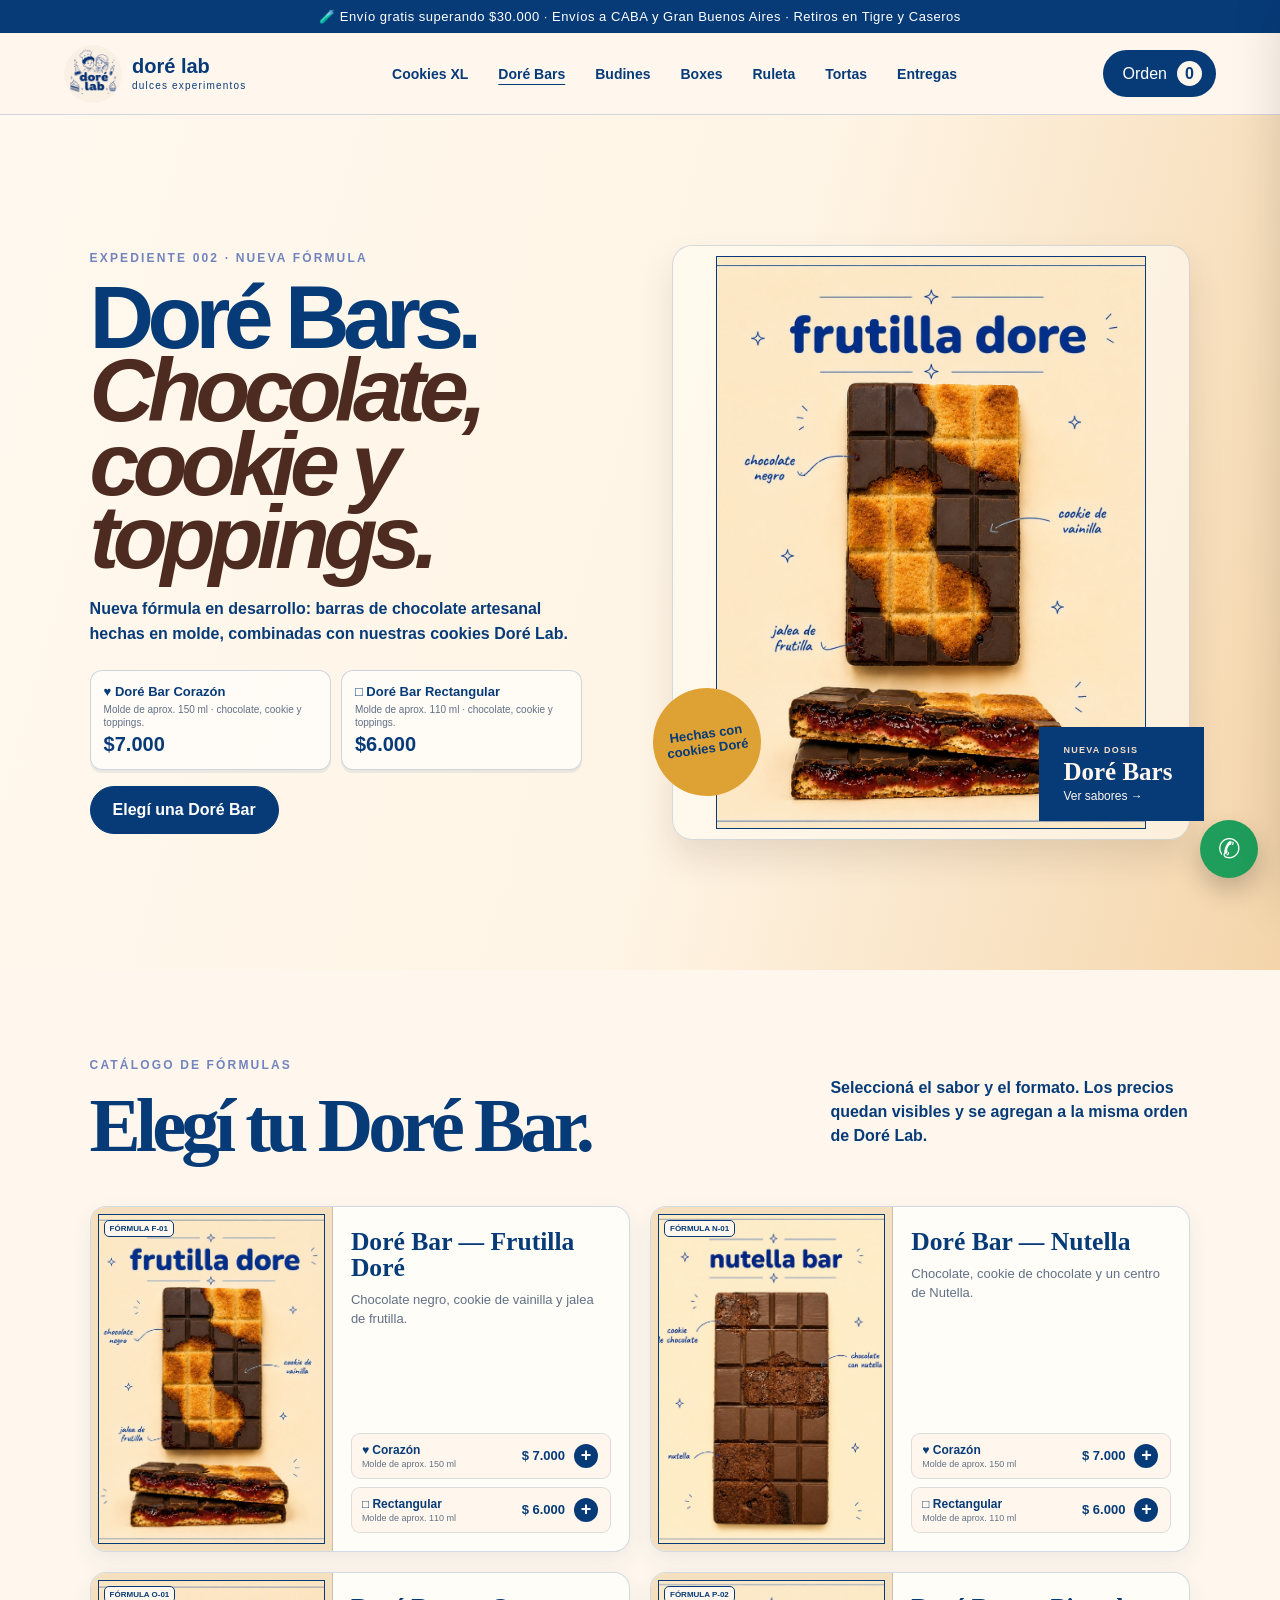
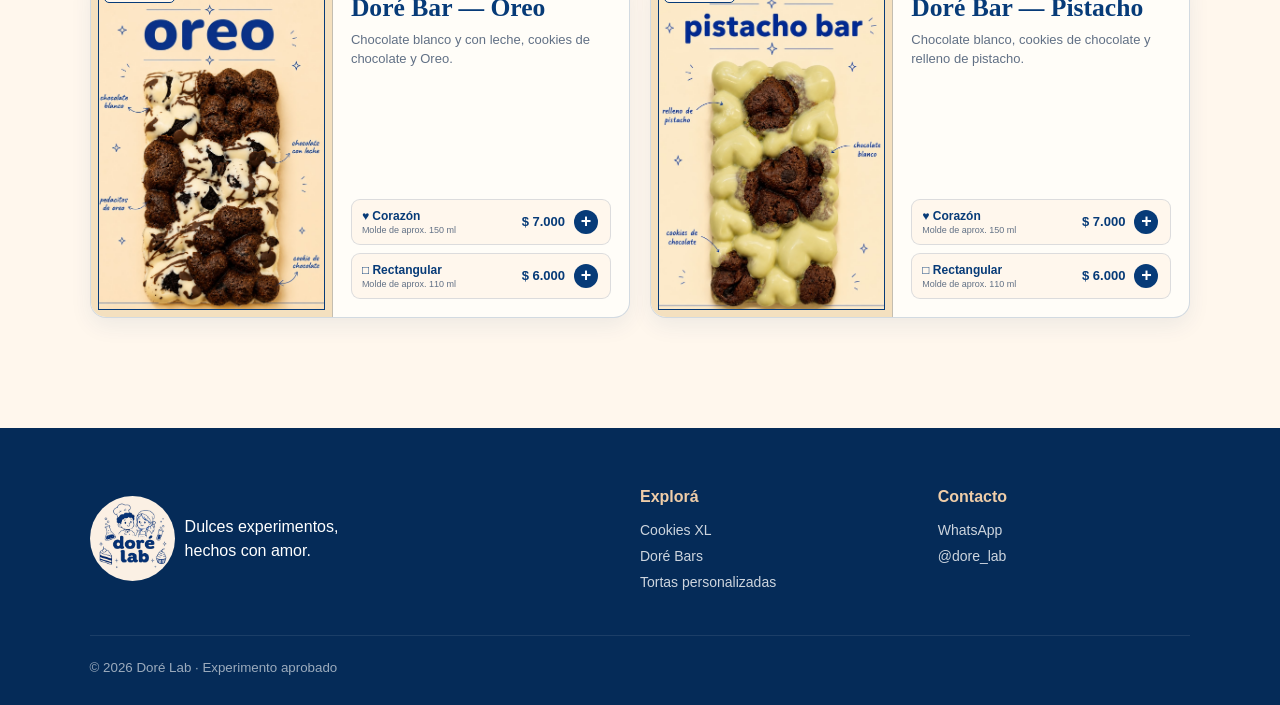
<file: bars.html>
﻿<!doctype html>
<html lang="es">
<head>
  <meta charset="utf-8"><meta name="viewport" content="width=device-width, initial-scale=1">
  <meta name="theme-color" content="#073b78"><meta name="description" content="Doré Bars: chocolate, cookies y toppings de Doré Lab.">
  <title>Doré Bars | Doré Lab</title><link rel="icon" href="data:,">
  <link rel="stylesheet" href="styles.css"><link rel="stylesheet" href="v2.css">
  <script src="public-prices.js" defer></script>
  <script src="app.js" defer></script>
  <script src="shop-experience.js" defer></script>
</head>
<body class="page-bars">
  <div class="announcement">🧪 Envío gratis superando $30.000 · Envíos a CABA y Gran Buenos Aires · Retiros en Tigre y Caseros</div>
  <header class="site-header">
    <a class="brand" href="index.html" aria-label="Doré Lab, inicio"><img src="assets/logo.png" alt="Doré Lab, cocinero y pastelera"><span><b>doré lab</b><small>dulces experimentos</small></span></a>
    <nav aria-label="Navegación principal"><a href="cookies.html">Cookies XL</a><a class="is-current" href="bars.html" aria-current="page">Doré Bars</a><a href="budines.html">Budines</a><a href="boxes.html">Boxes</a><a href="index.html#ruleta">Ruleta</a><a href="tortas.html">Tortas</a><a href="entregas.html">Entregas</a></nav>
    <div class="header-actions"><button class="cart-button" type="button" data-open-cart aria-label="Abrir carrito"><span>Orden</span><b data-cart-count>0</b></button></div>
  </header>
  <main>
    <section class="bars-hero section">
      <div class="bars-hero-copy"><p class="eyebrow">EXPEDIENTE 002 · NUEVA FÓRMULA</p><h1>Doré Bars.<br><em>Chocolate,<br>cookie y<br>toppings.</em></h1><p>Nueva fórmula en desarrollo: barras de chocolate artesanal hechas en molde, combinadas con nuestras cookies Doré Lab.</p><div class="bars-formats" aria-label="Formatos disponibles"><div><b>♥ Doré Bar Corazón</b><small>Molde de aprox. 150 ml · chocolate, cookie y toppings.</small><strong>$7.000</strong></div><div><b>□ Doré Bar Rectangular</b><small>Molde de aprox. 110 ml · chocolate, cookie y toppings.</small><strong>$6.000</strong></div></div><a class="button primary" href="#catalogo-bars">Elegí una Doré Bar</a></div>
      <div class="bars-hero-visual"><img src="assets/dore-bar-frutilla.jpeg" alt="Doré Bar Frutilla Doré"><span>Hechas con<br>cookies Doré</span><div><small>NUEVA DOSIS</small><b>Doré Bars</b><a href="#catalogo-bars">Ver sabores →</a></div></div>
    </section>
    <section class="bars-catalog section" id="catalogo-bars"><div class="section-heading"><div><p class="eyebrow">CATÁLOGO DE FÓRMULAS</p><h2>Elegí tu Doré Bar.</h2></div><p>Seleccioná el sabor y el formato. Los precios quedan visibles y se agregan a la misma orden de Doré Lab.</p></div>
      <div class="bars-grid">
        <article class="bar-card"><div class="bar-image"><img src="assets/dore-bar-frutilla.jpeg" alt="Doré Bar Frutilla Doré" loading="lazy"><small>FÓRMULA F-01</small></div><div class="bar-info"><h3>Doré Bar — Frutilla Doré</h3><p>Chocolate negro, cookie de vainilla y jalea de frutilla.</p><div class="bar-options"><div><span><b>♥ Corazón</b><small>Molde de aprox. 150 ml</small></span><strong>$ 7.000</strong><button data-add-bar="frutilla" data-bar-format="heart" aria-label="Agregar Doré Bar Frutilla Doré Corazón">+</button></div><div><span><b>□ Rectangular</b><small>Molde de aprox. 110 ml</small></span><strong>$ 6.000</strong><button data-add-bar="frutilla" data-bar-format="rectangle" aria-label="Agregar Doré Bar Frutilla Doré Rectangular">+</button></div></div></div></article>
        <article class="bar-card"><div class="bar-image"><img src="assets/dore-bar-nutella.jpeg" alt="Doré Bar Nutella" loading="lazy"><small>FÓRMULA N-01</small></div><div class="bar-info"><h3>Doré Bar — Nutella</h3><p>Chocolate, cookie de chocolate y un centro de Nutella.</p><div class="bar-options"><div><span><b>♥ Corazón</b><small>Molde de aprox. 150 ml</small></span><strong>$ 7.000</strong><button data-add-bar="nutella" data-bar-format="heart" aria-label="Agregar Doré Bar Nutella Corazón">+</button></div><div><span><b>□ Rectangular</b><small>Molde de aprox. 110 ml</small></span><strong>$ 6.000</strong><button data-add-bar="nutella" data-bar-format="rectangle" aria-label="Agregar Doré Bar Nutella Rectangular">+</button></div></div></div></article>
        <article class="bar-card"><div class="bar-image"><img src="assets/dore-bar-oreo.jpeg" alt="Doré Bar Oreo" loading="lazy"><small>FÓRMULA O-01</small></div><div class="bar-info"><h3>Doré Bar — Oreo</h3><p>Chocolate blanco y con leche, cookies de chocolate y Oreo.</p><div class="bar-options"><div><span><b>♥ Corazón</b><small>Molde de aprox. 150 ml</small></span><strong>$ 7.000</strong><button data-add-bar="oreo" data-bar-format="heart" aria-label="Agregar Doré Bar Oreo Corazón">+</button></div><div><span><b>□ Rectangular</b><small>Molde de aprox. 110 ml</small></span><strong>$ 6.000</strong><button data-add-bar="oreo" data-bar-format="rectangle" aria-label="Agregar Doré Bar Oreo Rectangular">+</button></div></div></div></article>
        <article class="bar-card"><div class="bar-image"><img src="assets/dore-bar-pistacho.jpeg" alt="Doré Bar Pistacho" loading="lazy"><small>FÓRMULA P-02</small></div><div class="bar-info"><h3>Doré Bar — Pistacho</h3><p>Chocolate blanco, cookies de chocolate y relleno de pistacho.</p><div class="bar-options"><div><span><b>♥ Corazón</b><small>Molde de aprox. 150 ml</small></span><strong>$ 7.000</strong><button data-add-bar="pistacho" data-bar-format="heart" aria-label="Agregar Doré Bar Pistacho Corazón">+</button></div><div><span><b>□ Rectangular</b><small>Molde de aprox. 110 ml</small></span><strong>$ 6.000</strong><button data-add-bar="pistacho" data-bar-format="rectangle" aria-label="Agregar Doré Bar Pistacho Rectangular">+</button></div></div></div></article>
      </div>
    </section>
  </main>
  <footer><div class="footer-brand"><img src="assets/logo.png" alt=""><p>Dulces experimentos,<br>hechos con amor.</p></div><div><b>Explorá</b><a href="cookies.html">Cookies XL</a><a href="bars.html">Doré Bars</a><a href="tortas.html">Tortas personalizadas</a></div><div><b>Contacto</b><a href="https://wa.me/5491135231567" target="_blank" rel="noreferrer">WhatsApp</a><a href="https://instagram.com/dore_lab" target="_blank" rel="noreferrer">@dore_lab</a></div><small>© 2026 Doré Lab · Experimento aprobado</small></footer>
  <aside class="drawer" data-cart-drawer aria-hidden="true" aria-label="Tu orden"><div class="drawer-head"><div><small>EXPEDIENTE DE COMPRA</small><h2>Tu orden</h2></div><button type="button" data-close-cart aria-label="Cerrar">×</button></div><div class="cart-items" data-cart-items></div><div class="cart-empty" data-cart-empty><span>⚗</span><b>Tu orden está vacía</b><p>Agregá una fórmula para comenzar.</p></div><div class="cart-footer" data-cart-footer><div class="cart-total"><span>Productos</span><b data-cart-subtotal>$0</b></div><div class="free-shipping-progress" data-free-shipping-progress><div class="free-shipping-progress-top"><span data-free-shipping-copy>Te faltan $30.000 para envío gratis.</span><b data-free-shipping-percent>0%</b></div><div class="free-shipping-track"><span data-free-shipping-bar></span></div><small>Meta de laboratorio: $30.000</small></div><label>Entrega o retiro<select data-delivery><option>Envío a domicilio</option><option>Retiro en Tigre</option><option>Retiro en Caseros</option></select></label><label data-postal-wrap>Código postal<input data-postal-code inputmode="numeric" autocomplete="postal-code" maxlength="8" placeholder="Ej: 1648 o C1425"></label><div class="shipping-box" data-shipping-box><span data-shipping-status>Ingresá tu código postal para calcular el envío.</span><b data-shipping-cost>$0</b></div><div class="cart-promo-box" data-cart-promo hidden></div><div class="cart-total final"><span>Total estimado</span><b data-cart-total>$0</b></div><button class="button whatsapp" type="button" data-checkout>Enviar pedido por WhatsApp</button><small>Envíos a CABA y Gran Buenos Aires desde Caseros y Tigre Centro.</small></div></aside><div class="overlay" data-overlay></div>
  <a class="whatsapp-float" href="https://wa.me/5491135231567" target="_blank" rel="noreferrer" aria-label="Escribir a Doré Lab por WhatsApp">✆</a>
</body></html>
</file>
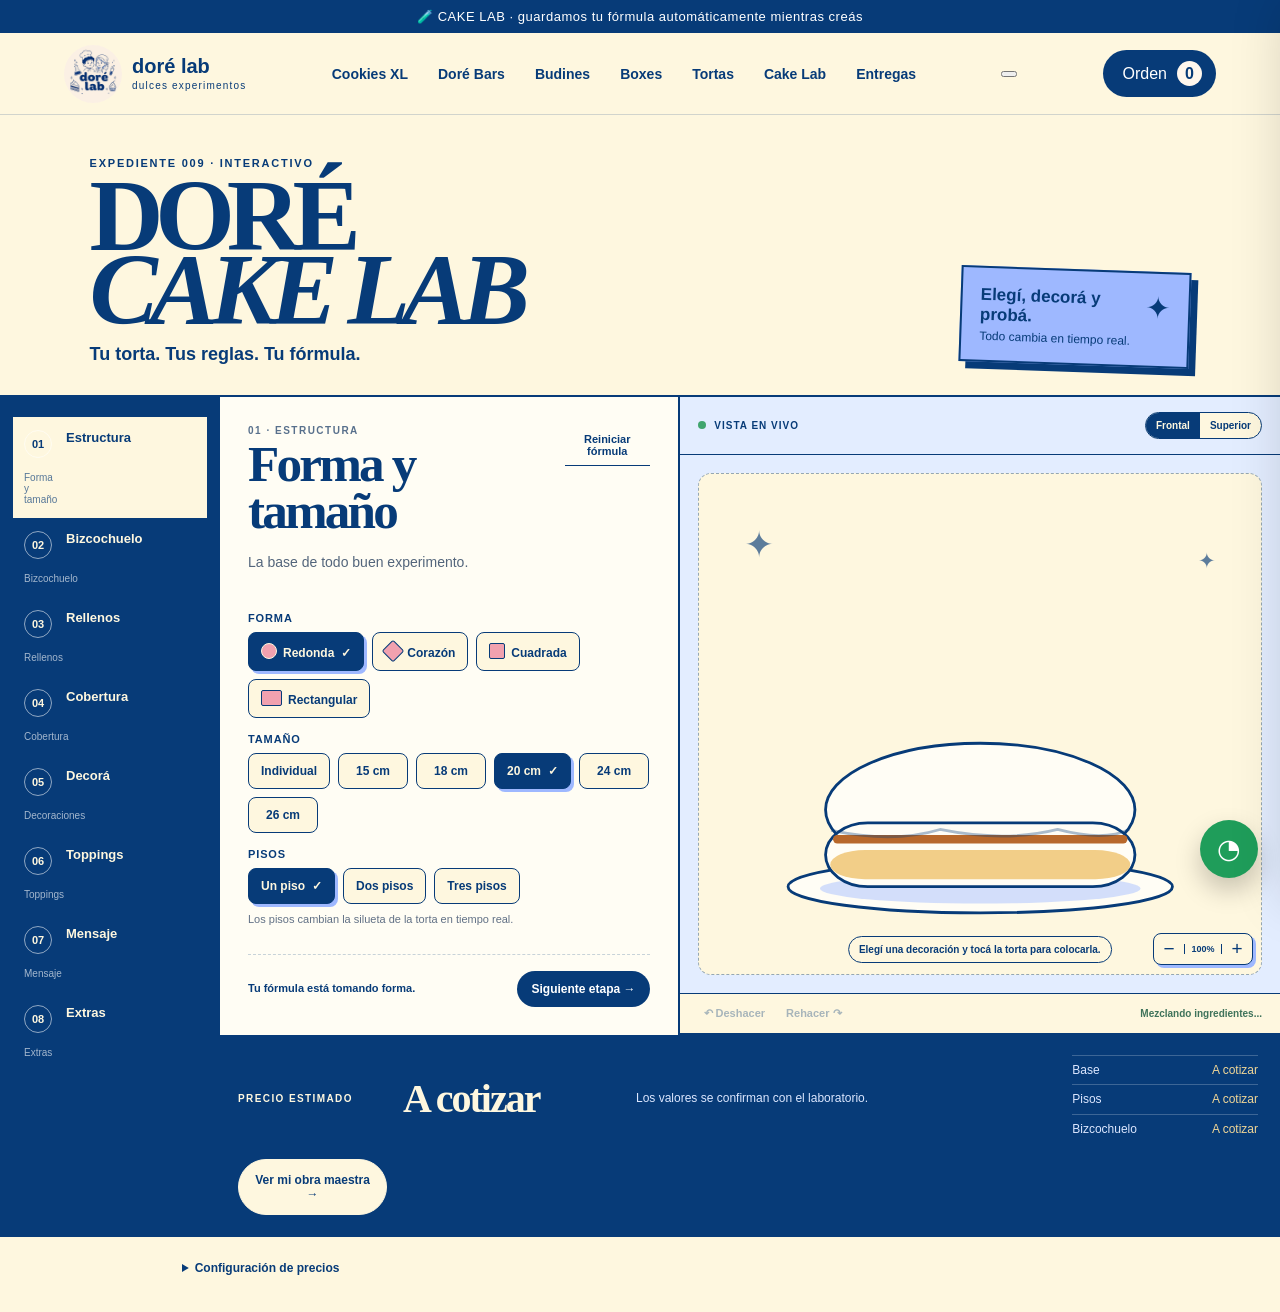
<file: cake-lab.html>
﻿<!doctype html>
<html lang="es">
<head>
  <meta charset="utf-8">
  <meta name="viewport" content="width=device-width, initial-scale=1">
  <meta name="theme-color" content="#073b78">
  <meta name="description" content="DORÉ CAKE LAB: diseñá tu propia torta y enviá tu fórmula al laboratorio.">
  <title>DORÉ CAKE LAB | Diseñá tu propia torta</title>
  <link rel="icon" href="data:,">
  <link rel="stylesheet" href="styles.css">
  <link rel="stylesheet" href="cake-lab.css">
  <script src="public-prices.js" defer></script>
  <script src="app.js" defer></script>
  <script src="shop-experience.js" defer></script>
  <script src="cake-lab-catalog.js" defer></script>
  <script src="cake-lab.js" defer></script>
</head>
<body class="page-cake-lab">
  <div class="announcement">🧪 CAKE LAB · guardamos tu fórmula automáticamente mientras creás</div>
  <header class="site-header">
    <a class="brand" href="index.html" aria-label="Doré Lab, inicio"><img src="assets/logo.png" alt="Doré Lab"><span><b>doré lab</b><small>dulces experimentos</small></span></a>
    <nav aria-label="Navegación principal">
      <a href="cookies.html">Cookies XL</a><a href="bars.html">Doré Bars</a><a href="budines.html">Budines</a><a href="boxes.html">Boxes</a><a href="tortas.html">Tortas</a><a href="cake-lab.html" aria-current="page">Cake Lab</a><a href="entregas.html">Entregas</a>
    </nav>
    <div class="header-actions"><button class="cart-button" type="button" data-open-cart aria-label="Abrir carrito"><span>Orden</span><b data-cart-count>0</b></button></div>
  </header>

  <main data-cake-lab>
    <section class="cake-lab-intro">
      <div><p class="cake-lab-kicker">EXPEDIENTE 009 · INTERACTIVO</p><h1>DORÉ<br><em>CAKE LAB</em></h1><p>Tu torta. Tus reglas. Tu fórmula.</p></div>
      <div class="intro-note"><span>✦</span><b>Elegí, decorá y probá.</b><small>Todo cambia en tiempo real.</small></div>
    </section>

    <section class="cake-lab-shell" aria-label="Diseñador interactivo de tortas">
      <aside class="cake-lab-steps" aria-label="Etapas de tu fórmula" data-lab-tabs></aside>

      <section class="cake-lab-editor">
        <div class="lab-editor-head">
          <div><p data-lab-eyebrow>01 · ESTRUCTURA</p><h2 data-lab-title>Forma y tamaño</h2></div>
          <button class="lab-reset" type="button" data-reset-design>Reiniciar fórmula</button>
        </div>
        <p class="lab-editor-description" data-lab-description>Empezá por la base de tu experimento.</p>
        <div class="lab-controls" data-lab-controls></div>
        <div class="lab-next-row"><span data-lab-hint>Tu fórmula está tomando forma.</span><button class="lab-next" type="button" data-next-tab>Siguiente etapa →</button></div>
      </section>

      <section class="cake-lab-preview" aria-label="Vista previa de tu torta">
        <div class="lab-preview-head">
          <div><span class="live-dot"></span> VISTA EN VIVO</div>
          <div class="view-switch" role="group" aria-label="Vista de la torta"><button type="button" data-view="front" class="is-active">Frontal</button><button type="button" data-view="top">Superior</button></div>
        </div>
        <div class="lab-stage-wrap">
          <div class="lab-stage" data-cake-stage tabindex="0" aria-label="Lienzo de tu torta. Elegí un elemento y tocá aquí para colocarlo.">
            <svg data-cake-svg viewBox="0 0 600 480" role="img" aria-label="Torta personalizable"></svg>
            <div class="lab-canvas-tip" data-canvas-tip>Elegí una decoración y tocá la torta para colocarla.</div>
          </div>
          <div class="zoom-controls" aria-label="Zoom"><button type="button" data-zoom-out aria-label="Alejar">−</button><output data-zoom-label>100%</output><button type="button" data-zoom-in aria-label="Acercar">+</button></div>
        </div>
        <div class="selected-object" data-selected-object hidden></div>
        <div class="lab-history"><button type="button" data-undo disabled>↶ Deshacer</button><button type="button" data-redo disabled>Rehacer ↷</button><span data-lab-status aria-live="polite">Mezclando ingredientes...</span></div>
      </section>

      <aside class="cake-lab-price" aria-live="polite">
        <small>PRECIO ESTIMADO</small><b data-price-total>A cotizar</b><p data-price-copy>Los valores se confirman con el laboratorio.</p><div data-price-lines></div>
        <button class="lab-finish" type="button" data-finish-design>Ver mi obra maestra →</button>
      </aside>
    </section>

    <details class="cake-lab-price-note">
      <summary>Configuración de precios</summary>
      <p>Los importes viven en <code>cake-lab-catalog.js</code>. Están vacíos a propósito hasta que Doré Lab cargue sus valores reales; así nunca se muestra un precio definitivo inventado.</p>
    </details>
  </main>

  <dialog class="cake-result" data-cake-result>
    <button class="result-close" type="button" data-close-result aria-label="Cerrar">×</button>
    <div class="result-copy"><p class="cake-lab-kicker">EXPERIMENTO TERMINADO</p><h2>¡TU OBRA MAESTRA<br>ESTÁ LISTA!</h2><p>Guardamos todos los ingredientes de tu fórmula. El laboratorio confirma disponibilidad, detalles y valor final.</p><label>Nombre de tu creación<input data-creation-name maxlength="48" placeholder="Ej. La bomba de Vicky"></label><div class="result-actions"><button class="button secondary" type="button" data-edit-result>Volver a editar</button><button class="button secondary" type="button" data-download-design>Descargar mi diseño</button><button class="button whatsapp" type="button" data-request-cake>Solicitar mi torta</button></div></div>
    <div class="result-card"><div class="result-image" data-result-image></div><div class="result-formula" data-result-formula></div><b data-result-price>A cotizar</b></div>
  </dialog>

  <aside class="drawer" data-cart-drawer aria-hidden="true" aria-label="Tu orden">
    <div class="drawer-head"><div><small>EXPEDIENTE DE COMPRA</small><h2>Tu orden</h2></div><button type="button" data-close-cart aria-label="Cerrar">×</button></div>
    <div class="cart-items" data-cart-items></div>
    <div class="cart-empty" data-cart-empty><span>⚗</span><b>Tu orden está vacía</b><p>Agregá una fórmula para comenzar.</p></div>
    <div class="cart-footer" data-cart-footer>
      <div class="cart-total"><span>Productos</span><b data-cart-subtotal>$0</b></div>
      <div class="free-shipping-progress" data-free-shipping-progress><div class="free-shipping-progress-top"><span data-free-shipping-copy>Te faltan $30.000 para envío gratis.</span><b data-free-shipping-percent>0%</b></div><div class="free-shipping-track" aria-hidden="true"><span data-free-shipping-bar></span></div><small>Meta de laboratorio: $30.000</small></div>
      <label>Entrega o retiro<select data-delivery><option>Envío a domicilio</option><option>Retiro en Tigre</option><option>Retiro en Caseros</option></select></label>
      <label data-postal-wrap>Código postal<input data-postal-code inputmode="numeric" autocomplete="postal-code" maxlength="8" placeholder="Ej: 1648 o C1425"></label>
      <div class="shipping-box" data-shipping-box><span data-shipping-status>Ingresá tu código postal para calcular el envío.</span><b data-shipping-cost>$0</b></div>
      <div class="cart-promo-box" data-cart-promo hidden></div>
      <div class="cart-total final"><span>Total estimado</span><b data-cart-total>$0</b></div>
      <button class="button whatsapp" type="button" data-checkout>Enviar pedido por WhatsApp</button>
      <small>Envíos a CABA y Gran Buenos Aires desde Caseros y Tigre Centro. Envíos desde $3.000.</small>
    </div>
  </aside>
  <div class="overlay" data-overlay></div>
  <a class="whatsapp-float" href="https://wa.me/5491135231567" target="_blank" rel="noreferrer" aria-label="WhatsApp">◔</a>
</body>
</html>
</file>
<file: styles.css>
﻿:root{--blue:#073b78;--blue2:#052b58;--cream:#fff7ed;--paper:#f8eadb;--peach:#efcda8;--gold:#7184bd;--peri:#c6d0ff;--choc:#4b281d;--white:#fffdf9;--line:rgba(7,59,120,.18);--shadow:0 24px 60px rgba(52,33,20,.13)}
*{box-sizing:border-box}html{scroll-behavior:smooth}body{margin:0;background:var(--cream);color:var(--blue);font-family:"Trebuchet MS",Arial,sans-serif}button,input,textarea,select{font:inherit}a{color:inherit;text-decoration:none}img{max-width:100%;display:block}.announcement{background:var(--blue);color:#fff;text-align:center;padding:9px 16px;font-size:13px;letter-spacing:.04em}.site-header{height:82px;display:flex;align-items:center;justify-content:space-between;padding:0 max(24px,5vw);position:sticky;top:0;z-index:30;background:rgba(255,247,237,.94);backdrop-filter:blur(14px);border-bottom:1px solid var(--line)}.brand{display:flex;align-items:center;gap:10px}.brand img{width:58px;height:58px;object-fit:cover;object-position:center 45%;border-radius:50%}.brand span{display:grid;line-height:1}.brand b{font-size:20px}.brand small{font-size:10px;letter-spacing:.12em;margin-top:5px}.site-header nav{display:flex;gap:30px;font-size:14px;font-weight:600}.site-header nav a{position:relative}.site-header nav a:after{content:"";position:absolute;left:0;right:100%;bottom:-6px;height:2px;background:var(--gold);transition:.2s}.site-header nav a:hover:after{right:0}.cart-button{border:0;background:var(--blue);color:#fff;border-radius:99px;padding:11px 14px 11px 20px;display:flex;gap:10px;align-items:center;cursor:pointer}.cart-button b{display:grid;place-items:center;background:var(--cream);color:var(--blue);width:25px;height:25px;border-radius:50%}.hero{min-height:760px;padding:70px max(24px,7vw) 90px;display:grid;grid-template-columns:.9fr 1.1fr;gap:6vw;align-items:center;overflow:hidden;background:radial-gradient(circle at 72% 22%,#f3d4af 0 12%,transparent 37%),linear-gradient(120deg,var(--cream),#faead7)}.eyebrow{text-transform:uppercase;letter-spacing:.18em;font-weight:700;font-size:12px;color:var(--gold);margin:0 0 16px}.hero h1,.section h2,.cake-modal h2{font-family:Georgia,"Times New Roman",serif;font-size:clamp(48px,6vw,86px);line-height:.98;letter-spacing:-.04em;margin:0}.hero h1 em,.cakes-section h2 em{font-weight:600;color:var(--choc)}.hero-text{font-size:18px;line-height:1.7;max-width:590px;margin:28px 0}.hero-actions{display:flex;gap:12px;flex-wrap:wrap}.button{border:1px solid var(--blue);border-radius:99px;padding:14px 22px;font-weight:700;display:inline-flex;align-items:center;justify-content:center;cursor:pointer;transition:transform .2s,box-shadow .2s,background .2s}.button:hover{transform:translateY(-2px);box-shadow:0 10px 22px rgba(7,59,120,.15)}.primary{background:var(--blue);color:white}.secondary{background:transparent}.proof{display:flex;gap:22px;font-size:13px;margin-top:26px;font-weight:600}.hero-visual{position:relative;display:grid;place-items:center}.specimen-card{background:var(--white);border:1px solid var(--blue);padding:15px 15px 18px;box-shadow:var(--shadow);transform:rotate(2deg);width:min(560px,100%);position:relative}.specimen-card:before{content:"";position:absolute;inset:8px;border:1px dashed var(--line);pointer-events:none}.specimen-card img{aspect-ratio:4/3;width:100%;object-fit:cover;object-position:center 47%;filter:saturate(.92)}.stamp{position:absolute;right:-20px;top:-32px;width:95px;height:95px;border:3px double var(--blue);background:var(--paper);border-radius:50%;z-index:2;display:grid;place-items:center;text-align:center;font-weight:800;font-size:12px;transform:rotate(10deg)}.specimen-caption{display:flex;justify-content:space-between;padding:16px 8px 0;font-size:12px}.float-badge{position:absolute;left:-30px;bottom:50px;background:var(--gold);color:var(--blue2);width:130px;height:130px;border-radius:48% 52% 55% 45%;display:grid;place-content:center;text-align:center;transform:rotate(-9deg);font-size:16px}.section{padding:110px max(24px,7vw)}.section-heading{display:flex;align-items:end;justify-content:space-between;margin-bottom:42px}.section-heading h2{font-size:clamp(48px,5vw,72px)}.section-heading>p{max-width:410px;line-height:1.6}.product-grid{display:grid;grid-template-columns:repeat(4,1fr);gap:20px}.product-card{background:var(--white);border:1px solid var(--line);border-radius:18px;overflow:hidden;transition:.25s;position:relative}.product-card:hover{transform:translateY(-6px);box-shadow:var(--shadow)}.product-image{position:relative;aspect-ratio:4/4.25;overflow:hidden;background:var(--paper)}.product-image img{width:100%;height:100%;object-fit:cover;transition:.35s}.product-card:hover img{transform:scale(1.035)}.product-code{position:absolute;top:12px;left:12px;background:var(--cream);border:1px solid var(--blue);border-radius:5px;padding:5px 8px;font-size:10px;font-weight:800;letter-spacing:.08em}.product-info{padding:20px}.product-info h3{font-family:Georgia,"Times New Roman",serif;font-size:25px;margin:0 0 8px}.product-info p{font-size:13px;line-height:1.5;min-height:40px;color:#53657b}.product-bottom{display:flex;align-items:center;justify-content:space-between;margin-top:18px}.product-bottom b{font-size:20px}.add-button{border:0;width:42px;height:42px;border-radius:50%;background:var(--blue);color:white;font-size:25px;cursor:pointer}.lab-strip{background:var(--blue);color:#fff;padding:45px max(24px,7vw);display:grid;grid-template-columns:repeat(4,1fr);gap:30px}.lab-strip>div{display:grid;grid-template-columns:auto 1fr;column-gap:14px}.lab-strip span{grid-row:1/3;color:var(--peach);font-family:Georgia,"Times New Roman",serif;font-size:34px}.lab-strip b{font-size:17px}.lab-strip small{opacity:.7;margin-top:4px}.cakes-section{display:grid;grid-template-columns:.72fr 1.28fr;gap:7vw;align-items:center}.cake-intro{position:sticky;top:130px;align-self:start}.cake-intro h2{font-size:clamp(46px,5vw,74px)}.cake-intro>p:not(.eyebrow){line-height:1.7;margin:28px 0}.cake-gallery{display:grid;grid-template-columns:1fr 1fr;gap:14px}.cake-gallery img{width:100%;aspect-ratio:3/4;object-fit:cover;object-position:center 33%;border-radius:12px;border:1px solid var(--line)}.cake-gallery img:nth-child(even){transform:translateY(48px)}.story{background:var(--paper);display:grid;grid-template-columns:.8fr 1.2fr;gap:8vw;align-items:center}.story-logo{max-width:510px;justify-self:center;position:relative}.story-logo:after{content:"EQUIPO CREADOR";position:absolute;bottom:20px;right:-25px;border:3px double var(--blue);border-radius:50%;width:110px;height:110px;display:grid;place-items:center;text-align:center;font-weight:800;font-size:12px;transform:rotate(-12deg);background:var(--cream)}.story-logo img{border-radius:50%}.story h2,.delivery h2{font-size:clamp(42px,5vw,68px)}.story-copy>p:not(.eyebrow){line-height:1.8;font-size:17px;max-width:650px}.text-link{font-weight:700;border-bottom:1px solid;margin-top:14px;display:inline-block}.delivery{display:grid;grid-template-columns:1fr 1.2fr;gap:7vw;align-items:center}.delivery-copy>p:last-child{line-height:1.7}.delivery-cards{display:grid;gap:12px}.delivery-cards article{background:var(--white);border:1px solid var(--line);border-radius:14px;padding:20px;display:flex;gap:16px;align-items:center}.delivery-cards article>span{font-size:28px}.delivery-cards b{font-size:18px}.delivery-cards p{margin:3px 0 0;color:#53657b}footer{background:var(--blue2);color:white;padding:60px max(24px,7vw) 30px;display:grid;grid-template-columns:2fr 1fr 1fr;gap:45px}footer>div{display:flex;flex-direction:column;gap:10px}footer>div>b{color:var(--peach);margin-bottom:6px}.footer-brand{display:grid;grid-template-columns:85px 1fr;align-items:center}.footer-brand img{width:85px;border-radius:50%}.footer-brand p{line-height:1.5}footer a{opacity:.8;font-size:14px}footer small{grid-column:1/-1;border-top:1px solid rgba(255,255,255,.15);padding-top:24px;opacity:.6}.drawer{position:fixed;right:0;top:0;bottom:0;width:min(460px,100%);background:var(--cream);z-index:60;transform:translateX(105%);transition:.3s;display:flex;flex-direction:column;box-shadow:-20px 0 50px rgba(0,0,0,.15)}.drawer.open{transform:none}.overlay{position:fixed;inset:0;background:rgba(4,28,57,.42);z-index:50;opacity:0;pointer-events:none;transition:.3s}.overlay.open{opacity:1;pointer-events:auto}.drawer-head{display:flex;justify-content:space-between;align-items:start;padding:28px;border-bottom:1px solid var(--line)}.drawer-head small{letter-spacing:.15em}.drawer-head h2{font-family:Georgia,"Times New Roman",serif;font-size:40px;margin:4px 0 0}.drawer-head button,.modal-close{border:0;background:none;font-size:34px;color:var(--blue);cursor:pointer}.cart-items{padding:10px 28px;overflow:auto;flex:1}.cart-item{display:grid;grid-template-columns:65px 1fr auto;gap:13px;align-items:center;border-bottom:1px solid var(--line);padding:14px 0}.cart-item img{width:65px;height:65px;border-radius:8px;object-fit:cover}.cart-item h4{margin:0 0 5px}.cart-item small{color:#617085}.qty{display:flex;align-items:center;gap:8px}.qty button{border:1px solid var(--line);background:transparent;border-radius:50%;width:25px;height:25px;color:var(--blue);cursor:pointer}.cart-empty{margin:auto;text-align:center;display:grid;gap:8px}.cart-empty span{font-size:50px}.cart-empty p{margin:0;color:#617085}.cart-footer{padding:20px 28px 28px;border-top:1px solid var(--line);display:grid;gap:14px}.cart-total{display:flex;justify-content:space-between;font-size:22px}.cart-footer label,.cake-modal label{font-size:12px;font-weight:700;display:grid;gap:6px}.cart-footer select,.cake-modal input,.cake-modal textarea{width:100%;border:1px solid var(--line);border-radius:10px;padding:12px;background:#fff;color:var(--blue)}.whatsapp{background:#1f9d5a;color:white;border-color:#1f9d5a}.cart-footer>small{text-align:center;color:#617085}.cake-modal{border:0;border-radius:20px;background:var(--cream);color:var(--blue);padding:36px;width:min(580px,calc(100% - 30px));box-shadow:var(--shadow)}.cake-modal::backdrop{background:rgba(4,28,57,.5)}.cake-modal h2{font-size:50px}.cake-modal>p:not(.eyebrow){line-height:1.6}.cake-modal form{display:grid;grid-template-columns:1fr 1fr;gap:14px;margin-top:24px}.cake-modal label:nth-child(4),.cake-modal button{grid-column:1/-1}.modal-close{position:absolute;right:18px;top:12px}.whatsapp-float{position:fixed;right:22px;bottom:22px;width:58px;height:58px;border-radius:50%;display:grid;place-items:center;background:#1f9d5a;color:white;font-size:27px;z-index:25;box-shadow:0 12px 26px rgba(0,0,0,.22)}
@media(max-width:1050px){.site-header nav{display:none}.hero{grid-template-columns:1fr 1fr}.product-grid{grid-template-columns:repeat(3,1fr)}.cakes-section{grid-template-columns:1fr}.cake-intro{position:static}.lab-strip{grid-template-columns:1fr 1fr}.story{grid-template-columns:1fr 1fr}}
@media(max-width:720px){.announcement{font-size:11px}.site-header{height:70px;padding:0 16px}.brand img{width:48px;height:48px}.brand small{display:none}.cart-button span{display:none}.hero{min-height:auto;padding:58px 20px 70px;grid-template-columns:1fr;gap:65px}.hero h1{font-size:52px}.hero-text{font-size:16px}.proof{display:grid;gap:8px}.float-badge{left:0;bottom:-35px;width:105px;height:105px;font-size:13px}.stamp{right:-5px}.section{padding:78px 20px}.section-heading{display:block}.section-heading>p{margin-top:16px}.product-grid{grid-template-columns:1fr 1fr;gap:12px}.product-info{padding:14px}.product-info h3{font-size:20px}.product-info p{display:none}.product-bottom{margin-top:12px}.product-bottom b{font-size:16px}.lab-strip{grid-template-columns:1fr;padding:38px 24px}.cake-gallery{gap:8px}.cake-gallery img{border-radius:7px}.story,.delivery{grid-template-columns:1fr;gap:45px}.story-logo{max-width:330px}.story-logo:after{width:88px;height:88px;right:-5px}.delivery{padding-top:75px}footer{grid-template-columns:1fr 1fr}.footer-brand{grid-column:1/-1}.cake-modal{padding:28px 20px}.cake-modal form{grid-template-columns:1fr}.cake-modal label,.cake-modal label:nth-child(4),.cake-modal button{grid-column:1}.cake-modal h2{font-size:40px}}
@media(max-width:430px){.product-grid{grid-template-columns:1fr}.product-image{aspect-ratio:4/3}.brand span{display:none}.hero-actions .button{width:100%}.section-heading h2{font-size:48px}}
@media(prefers-reduced-motion:reduce){html{scroll-behavior:auto}*{transition:none!important}}
.page-cookies .hero-photo>img{width:100%;max-width:560px;height:clamp(560px,58vw,690px);object-fit:cover;object-position:center 52%;border:1px solid var(--line);border-radius:22px 22px 118px 22px;box-shadow:var(--shadow)}.page-cookies .hero-photo .hero-label{position:absolute;right:-16px;bottom:30px;max-width:210px;padding:14px 16px;background:var(--white);border:1px solid var(--blue);box-shadow:var(--shadow);display:grid;gap:4px}.page-cookies .hero-photo .hero-label small{font-weight:800;letter-spacing:.12em;color:var(--gold);font-size:10px}.page-cookies .hero-photo .hero-label b{font-family:Georgia,"Times New Roman",serif;font-size:20px;line-height:1.05}.page-cookies .hero-photo .hero-label a{font-size:12px;font-weight:700;text-decoration:underline;margin-top:3px}@media(max-width:720px){.page-cookies .hero-photo>img{height:min(620px,125vw);border-radius:18px 18px 90px 18px}.page-cookies .hero-photo .hero-label{right:0;bottom:-16px}}
</file>
<file: v2.css>
.hero-photo{display:block;min-height:580px}.hero-photo>img{width:100%;height:580px;object-fit:cover;object-position:center 40%;border-radius:160px 18px 18px 18px;box-shadow:var(--shadow);border:1px solid var(--line)}.hero-label{position:absolute;right:-18px;bottom:30px;background:var(--blue);color:white;padding:22px 26px;min-width:245px;display:grid;gap:4px;box-shadow:var(--shadow)}.hero-label small{color:var(--peach);letter-spacing:.16em}.hero-label b{font-family:Georgia,"Times New Roman",serif;font-size:24px}.hero-label a{font-size:13px;margin-top:5px}.hero-photo .float-badge{left:-35px;bottom:60px}
.product-card{cursor:pointer}.product-info:after{content:"Ver expediente →";display:block;font-size:11px;font-weight:800;letter-spacing:.05em;margin-top:12px}.product-bottom{margin-top:12px}.product-image img{object-position:center;object-fit:contain;background:#f4dbc1}
.boxes{background:var(--paper);display:grid;grid-template-columns:1fr 1fr;gap:7vw;align-items:center}.boxes-photo{position:relative}.boxes-photo:before{content:"PROMO APROBADA";position:absolute;z-index:2;right:-24px;top:-24px;width:110px;height:110px;border-radius:50%;background:var(--blue);color:white;display:grid;place-items:center;text-align:center;font-size:12px;font-weight:800;transform:rotate(9deg)}.boxes-photo img{width:100%;aspect-ratio:4/5;object-fit:cover;border-radius:18px 140px 18px 18px;box-shadow:var(--shadow)}.boxes-copy h2{font-size:clamp(48px,5vw,74px)}.boxes-copy>p:not(.eyebrow){line-height:1.7;max-width:590px}.box-options{display:grid;gap:10px;margin-top:26px}.box-options button{border:1px solid var(--blue);background:var(--cream);color:var(--blue);padding:16px 18px;display:grid;grid-template-columns:1fr auto;text-align:left;border-radius:10px;cursor:pointer;transition:.2s}.box-options button:hover{background:var(--blue);color:white;transform:translateX(5px)}.box-options span{font-weight:800}.box-options b{font-size:18px}.box-options small{grid-column:1/-1;margin-top:4px;opacity:.7}
.product-modal{border:0;padding:0;width:min(1040px,calc(100% - 30px));max-height:92vh;background:var(--cream);color:var(--blue);border-radius:18px;box-shadow:var(--shadow);overflow:auto}.product-modal::backdrop,.box-modal::backdrop{background:rgba(4,28,57,.58)}.product-modal[open]{display:grid;grid-template-columns:1fr 1fr}.product-modal .modal-close{z-index:4;background:var(--cream);border-radius:50%;width:42px;height:42px;line-height:30px;right:16px;top:16px}.product-gallery{background:var(--paper);padding:18px;min-width:0;display:flex;flex-direction:column;gap:14px}.product-gallery>img{width:100%;height:570px;object-fit:contain;background:#f4dbc1;border-radius:10px}.product-photo-note{border:1px solid var(--line);background:var(--cream);border-radius:10px;padding:16px 18px}.product-photo-note small{font-size:10px;font-weight:800;letter-spacing:.14em;color:var(--gold)}.product-photo-note p{margin:6px 0 0;line-height:1.5}.product-dossier{padding:48px 42px 36px;display:flex;flex-direction:column}.product-dossier h2{font-family:Georgia,"Times New Roman",serif;font-size:58px;line-height:1;margin:0 0 18px}.dossier-lead{font-size:16px;line-height:1.7}.lab-data{display:grid;gap:0;border:1px solid var(--line);margin:18px 0}.lab-data section{padding:14px 16px;border-bottom:1px solid var(--line)}.lab-data section:last-child{border:0}.lab-data small,.dossier-result span{font-size:10px;font-weight:800;letter-spacing:.14em;color:var(--gold)}.lab-data p{margin:6px 0 0;line-height:1.5;font-size:14px}.flasks{letter-spacing:.28em;margin-top:8px}.dossier-result{border:2px dashed var(--blue);padding:12px 16px;display:flex;justify-content:space-between;align-items:center;transform:rotate(-1deg)}.dossier-result b{font-size:20px}.dossier-buy{display:flex;justify-content:space-between;align-items:center;margin-top:auto;padding-top:24px}.dossier-buy>b{font-size:25px}
.box-modal{border:0;border-radius:18px;background:var(--cream);color:var(--blue);padding:34px;width:min(690px,calc(100% - 28px));box-shadow:var(--shadow)}.box-modal h2{font-family:Georgia,"Times New Roman",serif;font-size:48px;margin:0 0 20px}.box-progress{display:grid;grid-template-columns:1fr auto;align-items:center;gap:14px}.box-progress>span{height:10px;background:var(--paper);border-radius:99px;overflow:hidden}.box-progress>span:after{content:"";display:block;width:var(--progress,0%);height:100%;background:var(--gold);transition:.2s}.flavor-picker{display:grid;grid-template-columns:1fr 1fr;gap:10px;margin:22px 0}.flavor-row{display:grid;grid-template-columns:55px 1fr auto;align-items:center;gap:10px;border:1px solid var(--line);background:white;border-radius:10px;padding:8px}.flavor-row img{width:55px;height:55px;object-fit:cover;border-radius:7px}.flavor-row span{font-weight:700}.flavor-counter{display:flex;align-items:center;gap:7px}.flavor-counter button{width:28px;height:28px;border:1px solid var(--line);background:var(--cream);color:var(--blue);border-radius:50%;cursor:pointer}.box-modal-foot{display:flex;justify-content:space-between;align-items:center;border-top:1px solid var(--line);padding-top:18px}.box-modal-foot>div{display:grid}.box-modal-foot small{font-size:10px;letter-spacing:.12em}.box-modal-foot b{font-size:24px}.box-modal-foot button:disabled{opacity:.35;cursor:not-allowed}
@media(max-width:720px){.hero-photo{min-height:460px}.hero-photo>img{height:460px;border-radius:90px 14px 14px}.hero-label{right:0;bottom:-20px;min-width:220px}.hero-photo .float-badge{left:0;bottom:60px}.boxes{grid-template-columns:1fr}.boxes-photo:before{right:-4px}.product-modal[open]{display:block}.product-gallery>img{height:360px}.product-dossier{padding:30px 20px}.product-dossier h2{font-size:45px}.product-gallery button img{height:62px}.flavor-picker{grid-template-columns:1fr}.box-modal{padding:28px 18px}.box-modal h2{font-size:38px}.box-modal-foot{gap:12px}.box-modal-foot .button{padding:12px 15px}}
.hero-photo>img{object-fit:contain;object-position:center;background:#f4dbc1;border-radius:18px}
@media(max-width:720px){.hero{gap:34px}.hero-photo{min-height:0}.hero-photo>img{height:auto;aspect-ratio:auto;object-fit:contain;border-radius:16px}.hero-label{bottom:-16px}.hero-photo .float-badge{bottom:44px}}
.custom-cake-lab{grid-template-columns:.68fr 1.32fr;background:linear-gradient(135deg,var(--cream),#f9e7d0)}.cake-warning{border:1px dashed var(--blue);background:var(--paper);border-radius:14px;padding:14px 16px;margin:0 0 22px;display:grid;grid-template-columns:auto 1fr;gap:4px 10px}.cake-warning span{grid-row:1/3;font-size:28px}.cake-warning b{font-size:15px}.cake-warning small{opacity:.74}.cake-manual{display:grid;grid-template-columns:repeat(2,minmax(0,1fr));gap:16px;align-items:stretch}.manual-card{position:relative;background:var(--cream);border:1px solid var(--blue);border-radius:120px 120px 18px 18px;padding:54px 24px 24px;min-height:260px;box-shadow:var(--shadow);overflow:hidden}.manual-card:before{content:"";position:absolute;inset:10px;border:1px dashed rgba(7,59,120,.22);border-radius:110px 110px 12px 12px;pointer-events:none}.manual-card h3{font-family:Georgia,"Times New Roman",serif;font-size:clamp(27px,3vw,42px);line-height:1.04;margin:0 0 18px;position:relative}.manual-card p,.manual-card small{position:relative;line-height:1.6}.manual-number{position:absolute;top:16px;left:50%;transform:translateX(-50%);width:44px;height:44px;border:1px solid var(--line);border-radius:50%;display:grid;place-items:center;background:var(--paper);font-family:Georgia,"Times New Roman",serif;font-size:22px;font-weight:800;z-index:1}.main-card{grid-row:span 2;background:var(--blue);color:white;border-color:var(--blue);display:flex;flex-direction:column;justify-content:center}.main-card:before{border-color:rgba(255,255,255,.24)}.main-card .manual-number{background:var(--cream);color:var(--blue)}.main-card h3{font-size:clamp(42px,5vw,70px)}.main-card p{font-size:17px;max-width:430px}.manual-pills{position:relative;display:flex;gap:8px;flex-wrap:wrap;margin-top:18px}.manual-pills span{border:1px solid rgba(255,255,255,.42);border-radius:99px;padding:8px 12px;font-size:12px}.choice-grid,.decor-grid{position:relative;display:grid;grid-template-columns:repeat(2,1fr);gap:10px}.choice-grid button,.filling-list button,.decor-grid button{border:1px solid var(--line);background:white;color:var(--blue);border-radius:999px;padding:11px 13px;font-weight:800;cursor:pointer;transition:.2s}.choice-grid button:hover,.filling-list button:hover,.decor-grid button:hover,.choice-grid button.is-selected,.filling-list button.is-selected,.decor-grid button.is-selected{background:var(--blue);color:white;transform:translateY(-2px);box-shadow:0 8px 18px rgba(7,59,120,.18)}.flavors{grid-template-columns:repeat(3,1fr)}.flavors button:before,.decor-grid button:before{content:"✦ ";color:var(--gold)}.sizes button{font-family:Georgia,"Times New Roman",serif;font-size:22px}.filling-list{position:relative;display:grid;gap:8px}.filling-list button{text-align:left}.formula-summary{background:var(--paper)}.formula-lines{position:relative;display:grid;gap:10px;margin-bottom:18px}.formula-lines p{display:flex;justify-content:space-between;gap:12px;border-bottom:1px dashed var(--line);padding-bottom:8px;margin:0}.formula-lines span{font-weight:800;text-align:right}.manual-cta{position:relative;margin-top:18px;width:100%;background:var(--paper)}.manual-cta:disabled{opacity:.45;cursor:not-allowed;transform:none;box-shadow:none}.formula-summary small{display:block;margin-top:10px}
@media(max-width:1050px){.custom-cake-lab{grid-template-columns:1fr}.cake-manual{grid-template-columns:1fr 1fr}.main-card{grid-row:auto;grid-column:1/-1}}
@media(max-width:720px){.cake-manual{grid-template-columns:1fr}.manual-card{border-radius:90px 90px 16px 16px;padding:50px 18px 20px;min-height:auto}.manual-card:before{border-radius:80px 80px 10px 10px}.main-card h3{font-size:44px}.flavors{grid-template-columns:repeat(2,1fr)}.choice-grid,.decor-grid{gap:8px}.choice-grid button,.filling-list button,.decor-grid button{padding:10px 11px;font-size:13px}}
.choice-grid button,.decor-grid button{display:grid;justify-items:center;align-items:center;gap:9px;border-radius:18px;padding:13px 10px;min-height:126px;line-height:1.1}.filling-list button{display:grid;grid-template-columns:34px 1fr;align-items:center;gap:10px}.main-card h3{max-width:100%;font-size:clamp(42px,4.4vw,66px);overflow-wrap:normal}.main-card h3 span{display:block;font-size:.78em;letter-spacing:-.03em}.option-visual{position:relative;display:block;width:76px;height:64px;filter:drop-shadow(0 8px 10px rgba(7,59,120,.12))}.cake-size{width:86px;height:58px}.cake-size:before{content:"";position:absolute;left:50%;bottom:8px;transform:translateX(-50%);width:var(--w);height:var(--h);border-radius:50% 50% 9px 9px / 18% 18% 9px 9px;background:linear-gradient(90deg,#7b3b21,#4d2214);box-shadow:inset -12px 0 18px rgba(0,0,0,.18),0 6px 0 #e8d5bf}.cake-size:after{content:"";position:absolute;left:50%;bottom:5px;transform:translateX(-50%);width:calc(var(--w) + 18px);height:7px;border:1px solid var(--line);border-radius:50%;background:#fff8ef}.cake-size.s16{--w:46px;--h:28px}.cake-size.s18{--w:56px;--h:32px}.cake-size.s20{--w:68px;--h:36px}.cake-size.s24{--w:82px;--h:42px}.cake-slice{width:76px;height:66px;border-radius:22px;background:#fff8ef;border:1px solid rgba(7,59,120,.18);overflow:hidden}.cake-slice:before{content:"";position:absolute;left:50%;top:8px;transform:translateX(-50%);width:48px;height:48px;border-radius:50%;background:var(--sample);border:3px solid rgba(255,255,255,.75);box-shadow:0 0 0 1px rgba(7,59,120,.12),inset 0 -8px 12px rgba(7,59,120,.08)}.cake-slice:after{content:var(--mark);position:absolute;inset:auto 0 8px;text-align:center;font-size:18px;font-weight:900;color:var(--mark-color,var(--blue));letter-spacing:-.04em}.cake-slice.vanilla{--sample:radial-gradient(circle at 30% 25%,#fff7db 0 13%,transparent 14%),radial-gradient(circle at 70% 68%,#eacb87 0 9%,transparent 10%),#f4d99d;--mark:"V"}.cake-slice.chocolate{--sample:radial-gradient(circle at 65% 30%,#8a4b2e 0 15%,transparent 16%),radial-gradient(circle at 35% 68%,#2c120b 0 10%,transparent 11%),#4b2116;--mark:"C";--mark-color:#fff}.cake-slice.marble{--sample:conic-gradient(from 20deg,#f2d69d 0 18%,#4b2116 18% 36%,#f7e5bd 36% 52%,#4b2116 52% 69%,#f2d69d 69%);--mark:"M"}.cake-slice.lemon{--sample:radial-gradient(circle at 32% 28%,#fff7bd 0 14%,transparent 15%),linear-gradient(135deg,#fff3a3,#d8bf3d);--mark:"L"}.cake-slice.orange{--sample:radial-gradient(circle at 30% 30%,#ffdba2 0 15%,transparent 16%),linear-gradient(135deg,#ffd18c,#e58b26);--mark:"N"}.filling-chip{position:relative;width:28px;height:28px;border-radius:50%;border:1px solid rgba(7,59,120,.3);background:var(--fill);box-shadow:inset 0 -5px 0 rgba(7,59,120,.08)}.filling-chip:after{content:"";position:absolute;inset:7px 5px;border-radius:999px;background:rgba(255,255,255,.42)}.filling-chip.ddl{--fill:#c87d31}.filling-chip.chocotorta{--fill:linear-gradient(#4b2419 0 34%,#ead8c5 34% 66%,#4b2419 66%)}.filling-chip.oreo{--fill:radial-gradient(circle,#111 0 45%,#f4eadf 46% 57%,#111 58%)}.filling-chip.nutella{--fill:#6a2d1c}.filling-chip.frutos{--fill:#9d1f3c}.filling-chip.blanco{--fill:#fff2ca}.decor-icon{width:74px;height:68px;border-radius:18px;background:#fff8ef;border:1px dashed rgba(7,59,120,.32);display:grid;place-items:center}.decor-icon:before{font-size:28px}.decor-icon.kids:before{content:"🧸"}.decor-icon.meme:before{content:"😂"}.decor-icon.number:before{content:"30" ;font-family:Georgia,'Times New Roman',serif;font-weight:900;color:var(--blue)}.decor-icon.vintage:before{content:"♡";font-size:36px;color:#c77a9d}.decor-icon.flowers:before{content:"✿";font-size:34px;color:#d69455}.decor-icon.minimal:before{content:"—";font-size:42px;color:var(--blue)}.choice-grid button.is-selected .option-visual,.decor-grid button.is-selected .option-visual{filter:drop-shadow(0 8px 12px rgba(255,255,255,.18))}.choice-grid button.is-selected .cake-size:after,.choice-grid button.is-selected .decor-icon,.decor-grid button.is-selected .decor-icon{border-color:rgba(255,255,255,.55)}.choice-grid button.is-selected .cake-slice{background:rgba(255,255,255,.14);border-color:rgba(255,255,255,.42)}.choice-grid button.is-selected .decor-icon,.decor-grid button.is-selected .decor-icon{background:rgba(255,255,255,.16)}.choice-grid button.is-selected .decor-icon.number:before,.decor-grid button.is-selected .decor-icon.number:before,.choice-grid button.is-selected .decor-icon.minimal:before,.decor-grid button.is-selected .decor-icon.minimal:before{color:white}
@media(max-width:720px){.main-card h3{font-size:46px}.main-card h3 span{font-size:.72em}.choice-grid button,.decor-grid button{min-height:108px}.option-visual{width:64px;height:54px}.cake-size{width:72px;height:52px}.cake-slice{width:64px;height:56px}.cake-slice:before{width:40px;height:40px}.cake-slice:after{bottom:6px;font-size:15px}.decor-icon{width:62px;height:56px}.filling-list button{grid-template-columns:30px 1fr}}
.cart-footer input{width:100%;border:1px solid var(--line);border-radius:10px;padding:12px;background:#fff;color:var(--blue)}
.shipping-box{border:1px dashed var(--line);background:rgba(255,255,255,.72);border-radius:14px;padding:12px 14px;display:flex;align-items:center;justify-content:space-between;gap:12px}
.shipping-box span{font-size:12px;line-height:1.4;color:#617085}
.shipping-box b{white-space:nowrap;font-size:16px}
.shipping-box.ok{border-color:#1f9d5a;background:rgba(31,157,90,.08)}
.shipping-box.warn{border-color:var(--gold);background:rgba(225,166,80,.12)}
.shipping-box.free{border-color:var(--blue);background:rgba(7,59,120,.08)}
.cart-total.final{border-top:1px solid var(--line);padding-top:12px;font-weight:800}
.cart-total.final b{font-size:24px}
.free-shipping-hero{margin:0 0 22px;display:grid;grid-template-columns:auto 1fr;gap:2px 12px;align-items:center;width:min(430px,100%);border:1px solid var(--blue);background:rgba(255,255,255,.66);border-radius:18px;padding:14px 16px;box-shadow:0 12px 28px rgba(7,59,120,.1);transition:.2s}
.free-shipping-hero:hover{transform:translateY(-2px);box-shadow:0 16px 34px rgba(7,59,120,.16)}
.free-shipping-hero span{grid-row:1/3;font-size:28px}
.free-shipping-hero b{font-size:17px}
.free-shipping-hero small{color:#617085;line-height:1.35}
.free-shipping-progress{border:1px solid var(--line);background:var(--paper);border-radius:14px;padding:12px;display:grid;gap:8px}
.free-shipping-progress-top{display:flex;justify-content:space-between;gap:12px;align-items:center;font-size:12px;font-weight:800}
.free-shipping-progress-top b{color:var(--gold)}
.free-shipping-track{height:12px;border-radius:999px;background:rgba(7,59,120,.13);overflow:hidden;border:1px solid rgba(7,59,120,.12)}
.free-shipping-track span{display:block;height:100%;width:var(--free-progress,0%);border-radius:inherit;background:linear-gradient(90deg,var(--gold),#1f9d5a);transition:width .25s ease}
.free-shipping-progress small{font-size:11px;color:#617085;text-align:center}
.free-shipping-progress.is-complete{border-color:#1f9d5a;background:rgba(31,157,90,.09)}
.free-shipping-progress.is-complete .free-shipping-progress-top b{color:#1f9d5a}
.roulette-section{background:linear-gradient(135deg,var(--blue),#0b4d91);color:white;display:grid;grid-template-columns:.82fr 1.18fr;gap:6vw;align-items:center;overflow:hidden;position:relative}
.roulette-section:before{content:"";position:absolute;inset:24px;border:1px dashed rgba(255,255,255,.22);border-radius:170px 18px 18px 18px;pointer-events:none}
.roulette-copy,.roulette-lab{position:relative;z-index:1}
.roulette-copy .eyebrow{color:var(--peach)}
.roulette-copy h2{font-size:clamp(44px,5vw,76px);max-width:720px}
.roulette-copy p:not(.eyebrow){font-size:17px;line-height:1.7;max-width:560px;color:rgba(255,255,255,.86)}
.roulette-rules{display:flex;flex-wrap:wrap;gap:10px;margin-top:24px}
.roulette-rules span{border:1px solid rgba(255,255,255,.28);border-radius:999px;padding:9px 12px;background:rgba(255,255,255,.08);font-size:12px;font-weight:800}
.roulette-lab{display:grid;justify-items:center;gap:16px;min-height:520px}
.promo-wheel{--wheel-size:min(430px,78vw);width:var(--wheel-size);aspect-ratio:1;border-radius:50%;position:relative;background:conic-gradient(from -30deg,#f6dfc8 0 60deg,#e4a650 60deg 120deg,#fff8ef 120deg 180deg,#f4c9a8 180deg 240deg,#f6dfc8 240deg 300deg,#ffffff 300deg 360deg);border:12px solid var(--cream);box-shadow:0 24px 70px rgba(0,0,0,.28),inset 0 0 0 2px rgba(7,59,120,.16);transition:transform 4.2s cubic-bezier(.12,.78,.14,1)}
.promo-wheel:before{content:"";position:absolute;inset:50%;width:112px;height:112px;transform:translate(-50%,-50%);border-radius:50%;background:var(--blue);border:8px solid var(--cream);box-shadow:0 8px 20px rgba(0,0,0,.2);z-index:2}
.promo-wheel:after{content:"";position:absolute;inset:18px;border:2px dashed rgba(7,59,120,.28);border-radius:50%;pointer-events:none}
.promo-wheel span{position:absolute;left:50%;top:50%;width:92px;margin-left:-46px;margin-top:-16px;transform:rotate(var(--a)) translateY(calc(var(--wheel-size) * -.36)) rotate(calc(var(--a) * -1));text-align:center;color:var(--blue);font-size:11px;line-height:1.05;font-weight:900;letter-spacing:.04em;text-transform:uppercase;z-index:1}
.roulette-pointer{position:absolute;top:10px;left:50%;transform:translateX(-50%);z-index:4;color:var(--gold);font-size:46px;filter:drop-shadow(0 4px 0 rgba(0,0,0,.12))}
.wheel-center{position:absolute;top:50%;left:50%;transform:translate(-50%,-50%);z-index:5;color:white;text-align:center;font-weight:900;line-height:.85;font-size:28px;letter-spacing:-.03em;pointer-events:none}
.roulette-lab .button{min-width:190px}
.promo-result{width:min(460px,100%);border:1px solid rgba(255,255,255,.32);background:rgba(255,255,255,.1);border-radius:18px;padding:16px 18px;text-align:center;display:grid;gap:5px}
.promo-result small{font-size:10px;letter-spacing:.14em;color:var(--peach);font-weight:900}
.promo-result b{font-family:Georgia,"Times New Roman",serif;font-size:28px}
.promo-result span{font-size:13px;color:rgba(255,255,255,.82);line-height:1.4}
.promo-result.is-winner{background:rgba(255,255,255,.17);border-color:var(--peach);box-shadow:0 12px 34px rgba(0,0,0,.18)}
.cart-promo-box{border:1px solid var(--gold);background:rgba(225,166,80,.12);border-radius:14px;padding:12px 14px;display:grid;gap:3px;color:var(--blue)}
.cart-promo-box small{font-size:10px;font-weight:900;letter-spacing:.12em;color:var(--gold)}
.cart-promo-box b{font-size:15px}
.cart-promo-box span{font-size:12px;color:#617085}
.drawer{height:100vh;height:100dvh;max-height:100dvh;overflow:hidden}
.drawer-head{flex:0 0 auto}
.cart-items{min-height:0;-webkit-overflow-scrolling:touch}
.cart-footer{flex:0 0 auto;max-height:min(58vh,520px);overflow-y:auto;-webkit-overflow-scrolling:touch}
.cart-item>div{min-width:0}
.cart-item small{display:block;line-height:1.35;overflow-wrap:anywhere}
.remove-item{margin-top:7px;border:0;background:transparent;color:#b14a3a;padding:0;font-size:12px;font-weight:900;text-decoration:underline;cursor:pointer}
.qty button{display:grid;place-items:center;line-height:1}
[hidden],.is-hidden,.cart-empty[hidden],.cart-empty.is-hidden,.cart-footer[hidden],.cart-footer.is-hidden{display:none!important}
@media(max-width:900px){.roulette-section{grid-template-columns:1fr}.roulette-section:before{border-radius:120px 18px 18px 18px}.roulette-lab{min-height:470px}.promo-wheel{--wheel-size:min(360px,86vw)}}
@media(max-width:520px){.roulette-section{padding-left:18px;padding-right:18px}.roulette-section:before{inset:12px;border-radius:90px 14px 14px}.roulette-rules{gap:7px}.roulette-rules span{font-size:11px}.roulette-lab{min-height:420px}.promo-wheel{--wheel-size:min(310px,86vw);border-width:9px}.promo-wheel:before{width:88px;height:88px;border-width:6px}.promo-wheel span{width:76px;margin-left:-38px;font-size:9px;transform:rotate(var(--a)) translateY(calc(var(--wheel-size) * -.35)) rotate(calc(var(--a) * -1))}.wheel-center{font-size:22px}.roulette-pointer{font-size:38px;top:8px}.promo-result b{font-size:24px}}
@media(max-width:720px){.drawer{width:100%;left:0;right:0}.drawer-head{padding:18px 18px 14px}.drawer-head h2{font-size:32px}.cart-items{padding:8px 16px;flex:1 1 auto}.cart-item{grid-template-columns:56px minmax(0,1fr) auto;gap:10px;padding:12px 0}.cart-item img{width:56px;height:56px}.cart-item h4{font-size:15px}.cart-item small{font-size:11px}.qty{gap:6px}.qty button{width:34px;height:34px;background:var(--paper)}.cart-footer{padding:14px 16px calc(18px + env(safe-area-inset-bottom));gap:10px;max-height:52dvh}.cart-total{font-size:18px}.cart-total.final b{font-size:21px}.shipping-box{align-items:flex-start}.shipping-box span{font-size:11px}}
@media(max-height:680px) and (max-width:720px){.cart-footer{max-height:48dvh}.free-shipping-progress{padding:9px}.cart-footer label{gap:4px}.cart-footer input,.cart-footer select{padding:10px}.shipping-box{padding:10px 12px}}
.header-actions{display:flex;align-items:center;gap:10px}
.home-lab-map{background:var(--paper)}
.lab-map-grid{display:grid;grid-template-columns:repeat(4,minmax(0,1fr));gap:14px;margin-top:26px}
.lab-map-grid a{position:relative;min-height:230px;border:1px solid var(--line);background:var(--cream);color:var(--blue);border-radius:22px;padding:24px;display:flex;flex-direction:column;align-items:flex-start;gap:10px;box-shadow:0 14px 35px rgba(7,59,120,.08);transition:.2s;overflow:hidden}
.lab-map-grid a:before{content:"";position:absolute;inset:10px;border:1px dashed rgba(7,59,120,.18);border-radius:16px;pointer-events:none}
.lab-map-grid a:hover{transform:translateY(-4px);box-shadow:0 20px 42px rgba(7,59,120,.14);background:#fff8ef}
.lab-map-grid span{font-size:34px}
.lab-map-grid small{font-size:10px;letter-spacing:.16em;font-weight:900;color:var(--gold)}
.lab-map-grid b{font-family:Georgia,"Times New Roman",serif;font-size:30px;line-height:1.05}
.lab-map-grid p{margin:auto 0 0;line-height:1.55;color:#617085}
.page-home .cookies-section,.page-home .boxes,.page-home .lab-strip,.page-home .custom-cake-lab,.page-home .delivery{display:none}
.page-cookies main>section:not(.cookies-section),.page-boxes main>section:not(.boxes),.page-tortas main>section:not(.custom-cake-lab),.page-entregas main>section:not(.delivery){display:none}
.page-cookies .cookies-section,.page-boxes .boxes,.page-tortas .custom-cake-lab,.page-entregas .delivery{padding-top:92px}
.page-cookies footer,.page-boxes footer,.page-tortas footer,.page-entregas footer{margin-top:0}
@media(max-width:900px){.lab-map-grid{grid-template-columns:repeat(2,minmax(0,1fr))}}
@media(max-width:720px){.lab-map-grid{grid-template-columns:1fr}.lab-map-grid a{min-height:180px}.header-actions{gap:7px}}

/* Home v3 — visual lab map. Keeps the existing cart, product cards and modals intact. */
.page-home .cookies-section,.page-home .boxes,.page-home .lab-strip,.page-home .custom-cake-lab,.page-home .delivery{display:block}
.page-home .lab-strip{display:grid}
.lab-hero{position:relative;min-height:680px;padding-top:92px;padding-bottom:72px;align-items:center;overflow:hidden;background:var(--cream)}
.lab-hero:before{content:"";position:absolute;width:620px;height:620px;right:-150px;top:-180px;border:2px dashed rgba(7,59,120,.22);border-radius:50%;pointer-events:none}
.lab-hero:after{content:"DORÉ LAB · DORÉ LAB · DORÉ LAB";position:absolute;right:-92px;bottom:24px;color:rgba(7,59,120,.1);font-weight:900;letter-spacing:.16em;font-size:13px;transform:rotate(-90deg);transform-origin:center;pointer-events:none}
.lab-hero .hero-copy{position:relative;z-index:1}.lab-hero h1{font-size:clamp(64px,8.2vw,126px);letter-spacing:-.075em;line-height:.82;max-width:760px}.lab-hero h1 em{color:var(--blue);font-style:italic}.lab-hero .hero-text{max-width:500px;font-size:18px;line-height:1.6;margin:28px 0}.hero-proof{display:flex;flex-wrap:wrap;gap:8px;margin-top:26px}.hero-proof span{border:1px solid var(--blue);border-radius:999px;padding:8px 11px;font-size:10px;font-weight:900;letter-spacing:.09em}.lab-hero .hero-photo{min-height:570px;position:relative}.lab-hero .hero-photo>img:not(.hero-avatar){height:570px;border:2px solid var(--blue);border-radius:180px 20px 110px 20px;object-position:center;box-shadow:14px 14px 0 rgba(127,157,238,.48)}.lab-hero .hero-label{right:-14px;bottom:38px;border:1px solid var(--blue);box-shadow:8px 8px 0 var(--periwinkle,#9eb8ff);border-radius:8px}.lab-hero .hero-avatar{position:absolute!important;display:block;width:125px!important;height:125px!important;object-fit:contain!important;left:-52px;top:16px;border:0!important;border-radius:0!important;box-shadow:none!important;filter:drop-shadow(0 8px 8px rgba(7,59,120,.16));animation:lab-bob 4s ease-in-out infinite}.hero-orbit{position:absolute;display:grid;place-items:center;border:2px solid var(--blue);color:var(--blue);background:var(--cream);border-radius:50%;font-size:26px;z-index:2;animation:lab-bob 3.5s ease-in-out infinite}.orbit-one{height:70px;width:70px;right:-26px;top:74px}.orbit-two{height:50px;width:50px;left:-30px;bottom:125px;animation-delay:-1.2s}@keyframes lab-bob{50%{transform:translateY(-10px) rotate(4deg)}}
.home-lab-map{background:#e4ebff;padding-top:104px;padding-bottom:104px}.home-lab-map .section-heading{align-items:end}.home-lab-map .section-heading h2{font-size:clamp(48px,6vw,82px);letter-spacing:-.06em}.lab-map-grid{grid-template-columns:repeat(3,minmax(0,1fr));gap:22px;margin-top:36px}.lab-map-grid .lab-door{isolation:isolate;min-height:470px;padding:22px;border:2px solid var(--blue);border-radius:20px;box-shadow:8px 8px 0 var(--blue);overflow:hidden;background:var(--cream);transition:transform .22s ease,box-shadow .22s ease}.lab-map-grid .lab-door:before{z-index:-1}.lab-map-grid .lab-door:hover{transform:translate(-4px,-5px) rotate(-.5deg);box-shadow:13px 14px 0 var(--blue);background:var(--cream)}.lab-door img{width:100%;height:230px;object-fit:cover;border:1px solid var(--blue);border-radius:12px;mix-blend-mode:multiply}.lab-door.cakes-door img{object-fit:contain;background:#f3d0a7}.lab-door small{margin-top:10px;color:var(--blue)}.lab-door b{font-family:Georgia,"Times New Roman",serif;font-size:clamp(34px,3vw,48px);line-height:.95}.lab-door p{font-size:15px;line-height:1.45;margin:0;color:var(--blue)}.lab-door .door-link{margin-top:auto;font-size:12px;font-weight:900;letter-spacing:.07em;color:var(--blue);border-bottom:2px solid var(--blue)}
.page-home .cookies-section{padding-top:108px;padding-bottom:108px;background:var(--cream)}.page-home .cookies-section .section-heading h2{font-size:clamp(56px,7vw,94px);letter-spacing:-.07em}.page-home .product-grid{display:flex;gap:18px;overflow-x:auto;scroll-snap-type:x mandatory;padding:8px 3px 24px;grid-template-columns:none}.page-home .product-card{min-width:280px;max-width:300px;scroll-snap-align:start;border:2px solid var(--blue);box-shadow:5px 5px 0 rgba(7,59,120,.22)}.page-home .product-card:hover{transform:translateY(-6px)}.page-home .product-image{background:#e4ebff}.page-home .product-image img{height:242px}.page-home .product-grid::-webkit-scrollbar{height:8px}.page-home .product-grid::-webkit-scrollbar-thumb{background:var(--blue);border-radius:99px}
.page-home .boxes{padding-top:108px;padding-bottom:108px;background:#dbe5ff}.page-home .boxes-photo img{border:2px solid var(--blue);box-shadow:12px 12px 0 var(--blue)}.page-home .boxes-photo:before{border:2px solid var(--cream)}.page-home .lab-strip{background:var(--blue)}.page-home .custom-cake-lab{padding-top:110px;padding-bottom:110px;background:var(--cream)}.page-home .roulette-section{background:var(--blue)}.page-home .roulette-section:before{border-radius:0}.page-home .free-shipping-track span{background:var(--gold)}
.lab-final-cta{position:relative;isolation:isolate;overflow:hidden;margin:0;padding:115px 24px;text-align:center;color:var(--cream);background:var(--blue)}.lab-final-cta:before{content:"";position:absolute;z-index:-1;inset:18px;border:2px dashed rgba(254,247,223,.45);border-radius:110px 18px 110px 18px}.lab-final-cta h2{margin:8px auto 16px;font-family:Georgia,"Times New Roman",serif;font-size:clamp(52px,7vw,100px);letter-spacing:-.07em;line-height:.92;max-width:920px}.lab-final-cta p:not(.eyebrow){font-size:18px;opacity:.84;margin:0 auto 28px;max-width:520px;line-height:1.6}.lab-final-cta .eyebrow{color:#f6dfc8}.lab-final-cta .hero-actions{justify-content:center}.lab-final-cta .primary{background:var(--cream);color:var(--blue)}.lab-final-cta .secondary{border-color:var(--cream);color:var(--cream)}.lab-final-cta .secondary:hover{background:var(--cream);color:var(--blue)}.cta-doodle{position:absolute;right:8%;top:38px;font-size:74px;color:#f6dfc8;transform:rotate(12deg)}
@media(max-width:900px){.lab-hero{grid-template-columns:1fr;gap:42px;padding-top:74px}.lab-hero .hero-photo{max-width:590px;width:calc(100% - 34px);margin-left:auto}.lab-map-grid{grid-template-columns:repeat(3,minmax(220px,1fr));overflow-x:auto;padding:8px 10px 25px}.lab-map-grid .lab-door{min-width:260px}.home-lab-map .section-heading{align-items:start}.page-home .boxes{grid-template-columns:1fr}.page-home .boxes-photo{max-width:540px}.page-home .custom-cake-lab{grid-template-columns:1fr}}
@media(max-width:600px){.lab-hero{min-height:auto;padding:56px 20px 58px}.lab-hero h1{font-size:clamp(58px,17vw,88px)}.lab-hero .hero-text{font-size:16px;margin:20px 0}.lab-hero .hero-actions,.lab-final-cta .hero-actions{display:grid;grid-template-columns:1fr}.lab-hero .button,.lab-final-cta .button{text-align:center}.lab-hero .hero-photo{min-height:380px;width:calc(100% - 12px)}.lab-hero .hero-photo>img:not(.hero-avatar){height:380px;border-radius:110px 16px 80px 16px}.lab-hero .hero-label{padding:15px;right:-8px;bottom:20px;min-width:190px}.lab-hero .hero-label b{font-size:20px}.lab-hero .hero-avatar{width:86px!important;height:86px!important;left:-29px}.orbit-one{right:-18px;top:20px}.orbit-two{left:-22px;bottom:93px}.hero-proof span{font-size:9px}.home-lab-map{padding:70px 20px}.home-lab-map .section-heading h2{font-size:52px}.lab-map-grid{margin-top:22px;margin-left:-10px;margin-right:-10px}.lab-map-grid .lab-door{min-height:420px}.page-home .cookies-section{padding:72px 20px}.page-home .cookies-section .section-heading h2{font-size:58px}.page-home .product-card{min-width:262px}.page-home .boxes,.page-home .custom-cake-lab{padding:72px 20px}.lab-final-cta{padding:88px 20px}.lab-final-cta:before{inset:10px;border-radius:70px 12px 70px 12px}.lab-final-cta h2{font-size:60px}.cta-doodle{font-size:48px;right:7%;top:28px}.lab-hero:after{display:none}}

/* Hero photo: portrait laboratory card, tuned for the updated cookie image. */
.lab-hero .hero-photo{min-height:0;padding:14px;background:var(--cream);border:2px solid var(--blue);border-radius:22px;box-shadow:14px 14px 0 rgba(127,157,238,.48)}
.lab-hero .hero-photo>img:not(.hero-avatar){display:block;width:100%;height:auto;aspect-ratio:3 / 4;object-fit:cover;object-position:center 54%;border:0;border-radius:14px;box-shadow:none}
.lab-hero .hero-label{bottom:28px;right:-18px}
@media(max-width:600px){.lab-hero .hero-photo{padding:10px;box-shadow:8px 8px 0 rgba(127,157,238,.48)}.lab-hero .hero-photo>img:not(.hero-avatar){height:auto;aspect-ratio:3 / 4;object-position:center 54%;border-radius:10px}.lab-hero .hero-label{right:-8px;bottom:18px}}

/* Simpler product composition: the real cookie image is the hero, not the frame. */
.lab-hero .hero-photo{max-width:520px;margin-left:auto;padding:0;background:transparent;border:0;border-radius:0;box-shadow:none}
.lab-hero .hero-photo>img:not(.hero-avatar){aspect-ratio:4 / 5;object-position:center 68%;border:2px solid var(--blue);border-radius:150px 20px 20px 20px;box-shadow:13px 13px 0 #9eb8ff}
.lab-hero .hero-avatar,.lab-hero .hero-orbit{display:none}
.lab-hero .hero-label{right:-20px;bottom:34px;min-width:215px;box-shadow:8px 8px 0 #9eb8ff}
@media(max-width:600px){.lab-hero .hero-photo{width:calc(100% - 14px);margin-left:auto}.lab-hero .hero-photo>img:not(.hero-avatar){aspect-ratio:4 / 5;object-position:center 68%;border-radius:100px 16px 16px 16px;box-shadow:8px 8px 0 #9eb8ff}.lab-hero .hero-label{right:-8px;bottom:22px}}

/* Blue opening screen: high-contrast laboratory entrance. */
.lab-hero{background:var(--blue);color:var(--cream)}
.lab-hero:before{border-color:rgba(254,247,223,.34)}
.lab-hero:after{color:rgba(254,247,223,.13)}
.lab-hero h1,.lab-hero h1 em{color:var(--cream)}
.lab-hero .eyebrow{color:#f6dfc8}
.lab-hero .hero-text{color:rgba(254,247,223,.88)}
.lab-hero .primary{background:var(--cream);color:var(--blue)}
.lab-hero .secondary{border-color:var(--cream);color:var(--cream)}
.lab-hero .secondary:hover{background:var(--cream);color:var(--blue)}
.hero-proof span{border-color:rgba(254,247,223,.7);color:var(--cream)}

/* Brand characters bridge the copy and product, using their own background blue. */
.lab-hero{background:#002c6e;grid-template-columns:minmax(360px,1.05fr) minmax(180px,.5fr) minmax(360px,.8fr);gap:clamp(22px,4vw,72px)}
.hero-avatar-panel{align-self:end;justify-self:center;width:min(100%,270px);margin-bottom:18px}
.hero-avatar-panel img{display:block;width:100%;height:auto;filter:drop-shadow(0 12px 22px rgba(0,0,0,.18))}
@media(max-width:900px){.lab-hero{grid-template-columns:1fr}.hero-avatar-panel{order:2;width:190px;margin:-12px auto -28px}.lab-hero .hero-photo{order:3;margin-right:auto}}
@media(max-width:600px){.hero-avatar-panel{width:150px;margin:-4px auto -22px}.hero-avatar-panel img{filter:none}}

/* Doré Bars — expediente 002: restores the original laboratory catalog language. */
.page-bars{background:var(--cream)}.page-bars main{overflow:hidden}.page-bars .site-header nav .is-current{color:var(--blue);text-decoration:underline;text-underline-offset:5px}.bars-hero{display:grid;grid-template-columns:minmax(0,.95fr) minmax(360px,1fr);gap:clamp(38px,7vw,110px);align-items:center;min-height:610px;background:linear-gradient(105deg,#fff8ee 0%,#fff5e6 55%,#f4d5aa 100%)}.bars-hero-copy h1{margin:10px 0 22px;font-size:clamp(58px,7vw,108px);letter-spacing:-.075em;line-height:.82;color:var(--blue)}.bars-hero-copy h1 em{font-style:italic;color:#4d2b20}.bars-hero-copy>p:not(.eyebrow){max-width:570px;color:var(--blue);font-size:16px;font-weight:700;line-height:1.55}.bars-formats{display:grid;grid-template-columns:repeat(2,minmax(0,1fr));gap:10px;margin:24px 0 16px;max-width:620px}.bars-formats div{display:grid;gap:4px;padding:13px;border:1px solid rgba(7,59,120,.2);border-radius:12px;background:rgba(255,255,255,.58);box-shadow:0 3px 0 rgba(7,59,120,.08);color:var(--blue)}.bars-formats b{font-size:13px}.bars-formats small{color:#617085;font-size:10px;line-height:1.3}.bars-formats strong{font-size:20px}.bars-hero-visual{position:relative;margin:20px 0;padding:10px;max-width:650px;border:1px solid rgba(7,59,120,.17);border-radius:20px;background:rgba(255,250,241,.65);box-shadow:0 18px 35px rgba(66,45,27,.12)}.bars-hero-visual>img{display:block;width:min(100%,430px);margin:auto;border:1px solid var(--blue);object-fit:cover;aspect-ratio:3/4}.bars-hero-visual>span{position:absolute;left:-20px;bottom:43px;width:108px;height:108px;display:grid;place-items:center;border-radius:50%;padding:12px;background:#dea134;color:var(--blue);font-size:13px;font-weight:900;line-height:1.15;text-align:center;transform:rotate(-8deg)}.bars-hero-visual>div{position:absolute;right:-15px;bottom:18px;padding:18px 24px;background:var(--blue);color:var(--cream);display:grid;gap:3px;min-width:165px}.bars-hero-visual small{font-size:9px;font-weight:900;letter-spacing:.14em;color:#f6dfc8}.bars-hero-visual b{font-family:Georgia,serif;font-size:25px}.bars-hero-visual a{font-size:12px;color:var(--cream)}.bars-catalog{padding-top:88px;padding-bottom:110px}.bars-catalog .section-heading{align-items:end}.bars-catalog .section-heading h2{font-size:clamp(48px,6vw,84px);letter-spacing:-.065em}.bars-catalog .section-heading>p{max-width:360px;color:var(--blue);font-weight:700;line-height:1.5}.bars-grid{display:grid;grid-template-columns:repeat(2,minmax(0,1fr));gap:20px;margin-top:38px}.bar-card{display:grid;grid-template-columns:minmax(185px,.9fr) minmax(260px,1.1fr);min-height:345px;border:1px solid rgba(7,59,120,.18);border-radius:16px;background:#fffdf8;overflow:hidden;box-shadow:0 8px 22px rgba(7,59,120,.07)}.bar-image{position:relative;padding:7px;background:#f4e0bf;border-right:1px solid rgba(7,59,120,.2)}.bar-image img{width:100%;height:100%;min-height:330px;object-fit:cover;border:1px solid var(--blue)}.bar-image small{position:absolute;top:13px;left:13px;border:1px solid var(--blue);border-radius:5px;padding:3px 5px;background:var(--cream);font-size:8px;font-weight:900;color:var(--blue)}.bar-info{display:flex;flex-direction:column;padding:22px 18px 18px;color:var(--blue)}.bar-info h3{margin:0;font-family:Georgia,serif;font-size:clamp(24px,2vw,33px);line-height:1.02}.bar-info>p{margin:10px 0 18px;color:#617085;font-size:13px;line-height:1.45}.bar-options{display:grid;gap:8px;margin-top:auto}.bar-options>div{display:grid;grid-template-columns:1fr auto 26px;align-items:center;gap:9px;padding:9px 10px;border:1px solid rgba(7,59,120,.14);border-radius:9px;background:#fff7ed}.bar-options span{display:grid;gap:2px}.bar-options b{font-size:12px}.bar-options small{font-size:9px;color:#617085}.bar-options strong{font-size:13px;white-space:nowrap}.bar-options button{display:grid;place-items:center;width:24px;height:24px;padding:0;border:0;border-radius:50%;background:var(--blue);color:white;font-size:18px;font-weight:900;cursor:pointer}.bar-options button:hover,.bar-options button:focus-visible{background:#d48f24;outline:3px solid rgba(212,143,36,.25)}.bars-door img{object-position:center 35%}
@media(max-width:1050px){.bars-grid{grid-template-columns:1fr}.bar-card{grid-template-columns:270px 1fr}.bar-image img{min-height:360px}.bars-hero{grid-template-columns:1fr 1fr;gap:34px}}
@media(max-width:700px){.bars-hero{display:block;padding:58px 20px 66px}.bars-hero-copy h1{font-size:clamp(55px,16vw,82px)}.bars-formats{grid-template-columns:1fr}.bars-hero-visual{margin:42px 8px 0}.bars-hero-visual>span{left:-12px;bottom:32px;width:88px;height:88px;font-size:11px}.bars-hero-visual>div{right:-8px;bottom:14px;padding:12px 15px;min-width:135px}.bars-hero-visual b{font-size:20px}.bars-catalog{padding:65px 20px 75px}.bars-catalog .section-heading{display:block}.bars-catalog .section-heading>p{margin-top:14px}.bars-grid{margin-top:26px}.bar-card{grid-template-columns:1fr}.bar-image{border-right:0;border-bottom:1px solid rgba(7,59,120,.2);padding:8px}.bar-image img{height:auto;min-height:0;aspect-ratio:3/4;object-fit:cover}.bar-info{padding:20px 15px 15px}.bar-info h3{font-size:29px}.bar-options>div{padding:10px}.bar-options button{width:32px;height:32px;font-size:22px}}

/* Home map: four original category doors, each with its own crop from the supplied photograph. */
.page-home .lab-map-grid{grid-template-columns:repeat(3,minmax(0,1fr))}.page-home .lab-door.cookies-door img,.page-home .lab-door.bars-door img,.page-home .lab-door.boxes-door img,.page-home .lab-door.cakes-door img,.page-home .lab-door.budines-door img{object-fit:cover;object-position:center;background:transparent;mix-blend-mode:normal}
@media(max-width:900px){.page-home .lab-map-grid{grid-template-columns:repeat(2,minmax(0,1fr));overflow:visible;padding:8px 0 0}.page-home .lab-map-grid .lab-door{min-width:0}}
@media(max-width:600px){.page-home .lab-map-grid{grid-template-columns:1fr;padding:8px 0 0}.page-home .lab-map-grid .lab-door{min-height:420px}}

/* Prevent the long title in the main cake card from colliding with its copy on narrow desktop layouts. */
@media(min-width:1051px) and (max-width:1300px){.custom-cake-lab .main-card h3{font-size:clamp(32px,3vw,42px);overflow-wrap:anywhere}}

/* Cake builder — scoped to Tortas so the rest of the store keeps its current UI. */
.page-tortas main>section.cake-builder{display:block;padding:0;background:var(--cream);color:var(--blue)}
.cake-builder{overflow:hidden}.cake-builder-start{min-height:calc(100vh - 111px);padding:clamp(70px,10vw,142px) max(24px,8vw);display:grid;grid-template-columns:minmax(0,1fr) minmax(330px,.82fr);gap:clamp(42px,9vw,150px);align-items:center;position:relative;background:radial-gradient(circle at 82% 20%,rgba(158,184,255,.55) 0 12%,transparent 30%),linear-gradient(135deg,#fff7ed 0%,#f8eadb 100%)}.cake-builder-start:after{content:"DORÉ LAB · EXPEDIENTE 008";position:absolute;right:-4px;bottom:28px;color:rgba(7,59,120,.11);font-size:11px;font-weight:900;letter-spacing:.2em;transform:rotate(-90deg);transform-origin:right center}.cake-builder-start-copy{position:relative;z-index:1;max-width:650px}.cake-builder-start h1,.cake-builder h2{font-family:Georgia,"Times New Roman",serif;letter-spacing:-.065em;line-height:.84;margin:0}.cake-builder-start h1{font-size:clamp(72px,9.2vw,138px)}.cake-builder-start h1 em,.cake-builder-complete h2 em{font-style:italic;color:var(--choc)}.cake-builder-start-copy>p:not(.eyebrow){max-width:510px;margin:28px 0 24px;font-size:18px;line-height:1.65}.cake-builder-note{display:grid;grid-template-columns:auto 1fr;gap:10px;padding:14px 16px;max-width:480px;border:1px dashed var(--blue);background:rgba(255,255,255,.52);border-radius:14px}.cake-builder-note>span{font-size:25px;grid-row:span 2}.cake-builder-note b{font-size:14px}.cake-builder-note small{display:block;margin-top:4px;color:#617085;line-height:1.35}.cake-start-button{margin-top:25px;padding:16px 24px;text-transform:uppercase;letter-spacing:.045em}.cake-builder-disclaimer{display:block;max-width:460px;margin-top:14px;color:#617085;font-size:11px;line-height:1.45}.cake-builder-start-art{position:relative;min-height:440px;display:grid;place-items:center}.start-cake-card{position:relative;width:min(360px,90%);min-height:405px;padding:28px 24px;display:flex;flex-direction:column;justify-content:space-between;overflow:hidden;border:2px solid var(--blue);border-radius:140px 24px 90px 24px;background:#e5edff;box-shadow:13px 13px 0 var(--blue);transform:rotate(3deg)}.start-cake-card:before{content:"";position:absolute;inset:11px;border:1px dashed rgba(7,59,120,.28);border-radius:130px 15px 80px 15px}.start-cake-card small,.start-cake-card strong{position:relative}.start-cake-card small{font-size:10px;font-weight:900;letter-spacing:.17em}.start-cake-card strong{font-family:Georgia,"Times New Roman",serif;font-size:32px;line-height:.94}.start-cake{position:relative;width:210px;height:170px;margin:auto}.start-cake:after{content:"";position:absolute;left:6px;right:6px;bottom:0;height:19px;border:2px solid var(--blue);border-radius:50%;background:#fff7ed}.start-cake i,.start-cake b,.start-cake em{position:absolute;display:block;left:50%;transform:translateX(-50%);border:2px solid var(--blue)}.start-cake i{bottom:18px;width:154px;height:82px;border-radius:50% 50% 16px 16px;background:#e8a2b5;box-shadow:inset -17px -10px rgba(7,59,120,.08)}.start-cake b{bottom:83px;width:154px;height:38px;border-radius:50%;background:#fff4e0}.start-cake em{bottom:112px;width:54px;height:54px;border-radius:50%;background:#f5d569}.start-doodle{position:absolute;color:var(--blue);z-index:2;font-size:48px}.doodle-star{top:8%;left:1%;color:var(--gold)}.doodle-flask{right:2%;bottom:12%;font-size:58px;transform:rotate(16deg)}.doodle-spark{right:9%;top:10%;font-size:40px}
.cake-builder-workspace{padding:clamp(45px,7vw,92px) max(20px,7vw);display:grid;grid-template-columns:minmax(310px,.78fr) minmax(0,1.22fr);gap:clamp(30px,6vw,90px);align-items:start;background:#e5edff}.cake-preview-panel{position:sticky;top:102px;overflow:hidden;border:2px solid var(--blue);border-radius:24px;background:var(--cream);box-shadow:10px 10px 0 rgba(7,59,120,.28)}.cake-preview-head{padding:18px 20px;display:flex;align-items:center;justify-content:space-between;border-bottom:1px solid var(--blue)}.cake-preview-head small,.cake-price-card small{font-size:10px;font-weight:900;letter-spacing:.14em}.cake-preview-head h2{font-size:clamp(36px,4vw,52px);margin-top:5px}.cake-preview-head>span{font-size:30px}.cake-stage{position:relative;min-height:340px;overflow:hidden;background:radial-gradient(circle at 50% 30%,#fffdf9 0 8%,transparent 50%),#dce7ff}.cake-stage:after{content:"";position:absolute;inset:13px;border:1px dashed rgba(7,59,120,.23);border-radius:18px;pointer-events:none}.cake-stage-spark{position:absolute;z-index:2;color:var(--gold);font-size:24px}.spark-one{left:11%;top:19%}.spark-two{right:12%;top:29%;color:var(--blue)}.cake-preview-plate{position:absolute;z-index:2;left:50%;bottom:47px;width:245px;height:31px;transform:translateX(-50%);border:2px solid var(--blue);border-radius:50%;background:#fffdf8;box-shadow:0 5px 0 rgba(7,59,120,.16)}.cake-preview-body{--cake-scale:.84;--cake-icing:#f7e9cf;--cake-crumb:#e7bd79;--cake-fill:#c78341;position:absolute;z-index:3;left:50%;bottom:57px;width:228px;height:170px;transform:translateX(-50%) scale(var(--cake-scale));transform-origin:center bottom;transition:transform .26s ease;width .26s ease}.cake-preview-sponge,.cake-preview-icing,.cake-preview-top,.cake-preview-filling{position:absolute;left:50%;transform:translateX(-50%);border:2px solid var(--blue);transition:.24s ease}.cake-preview-sponge{z-index:1;bottom:0;width:190px;height:93px;border-radius:48% 48% 16px 16px / 20% 20% 14px 14px;background:var(--cake-crumb);box-shadow:inset -18px -12px rgba(7,59,120,.1)}.cake-preview-icing{z-index:2;bottom:69px;width:191px;height:48px;border-radius:50% 50% 34% 34% / 38% 38% 18% 18%;background:var(--cake-icing);box-shadow:inset -16px -7px rgba(255,255,255,.22)}.cake-preview-top{z-index:3;bottom:102px;width:188px;height:42px;border-radius:50%;background:var(--cake-icing);box-shadow:inset -8px -5px rgba(7,59,120,.08)}.cake-preview-filling{z-index:4;bottom:43px;width:177px;height:11px;border:0;border-radius:50%;background:var(--cake-fill);box-shadow:0 0 0 1px rgba(7,59,120,.25)}.cake-preview-body.is-marble .cake-preview-sponge{background:repeating-linear-gradient(55deg,#e7bd79 0 16px,#6a3c28 16px 28px)}.shape-square .cake-preview-sponge,.shape-square .cake-preview-icing,.shape-square .cake-preview-top{border-radius:12px}.shape-square .cake-preview-top{height:36px}.shape-rectangle .cake-preview-sponge{width:222px;border-radius:12px}.shape-rectangle .cake-preview-icing{width:223px;border-radius:12px}.shape-rectangle .cake-preview-top{width:220px;height:36px;border-radius:12px}.shape-rectangle .cake-preview-filling{width:206px;border-radius:5px}.cake-preview-number{position:absolute;z-index:6;left:50%;bottom:106px;transform:translateX(-50%);display:none;min-width:45px;padding:0 5px;color:var(--blue);font-family:Georgia,"Times New Roman",serif;font-size:60px;font-weight:900;line-height:.8;text-align:center;letter-spacing:-.1em;text-shadow:1px 1px 0 var(--cream),-1px -1px 0 var(--cream)}.cake-preview-number.has-number{display:block;animation:cake-pop .26s ease-out}.cake-preview-decorations{position:absolute;z-index:7;inset:0;pointer-events:none}.preview-decor{position:absolute;display:grid;place-items:center;width:31px;height:31px;border:1px solid var(--blue);border-radius:50%;background:var(--cream);color:var(--blue);font-family:Georgia,"Times New Roman",serif;font-size:22px;line-height:1}.preview-decor:nth-child(1){left:16px;bottom:80px}.preview-decor:nth-child(2){right:17px;bottom:71px}.preview-confetti{background:#f2d36b}.preview-face{background:#e6a4b5}.preview-vintage{background:#f4d8dc;color:#b25075}.preview-flowers{background:#f6dcaa;color:#b56231}.preview-minimal{background:#e5edff}.cake-live-status{padding:13px 18px;border-top:1px solid var(--line);font-size:12px;font-weight:900;color:#1f7652}.cake-price-card{padding:16px 18px 18px;background:var(--blue);color:var(--cream);display:grid;gap:7px}.cake-price-card>b{font-family:Georgia,"Times New Roman",serif;font-size:35px;letter-spacing:-.04em}.cake-price-card>div{display:grid;gap:4px;padding-top:5px;border-top:1px solid rgba(255,255,255,.24)}.cake-price-card>div span{display:flex;justify-content:space-between;gap:10px;font-size:10px}.cake-price-card em{font-style:normal;color:#f6dfc8}.cake-builder-controls{min-width:0;padding-top:8px}.cake-builder-progress{display:grid;grid-template-columns:auto 1fr;gap:9px 14px;align-items:center}.cake-builder-progress>span{font-size:12px;font-weight:900;letter-spacing:.1em}.cake-builder-progress>div{height:11px;overflow:hidden;border:1px solid var(--blue);border-radius:999px;background:rgba(255,255,255,.52)}.cake-builder-progress i{display:block;width:12.5%;height:100%;background:var(--blue);transition:width .25s ease}.cake-builder-progress small{grid-column:1/-1;font-size:11px;font-weight:900;letter-spacing:.08em;color:#617085}.cake-step-copy{margin:42px 0 28px}.cake-step-copy h2{font-size:clamp(48px,5.4vw,74px)}.cake-step-copy>p:last-child{max-width:610px;margin:16px 0 0;line-height:1.6;color:#415c7b}.cake-option-grid{display:grid;grid-template-columns:repeat(2,minmax(0,1fr));gap:12px}.cake-option-card{display:grid;grid-template-columns:78px minmax(0,1fr) auto;align-items:center;gap:12px;min-height:108px;padding:14px;border:2px solid rgba(7,59,120,.33);border-radius:17px;background:rgba(255,255,255,.75);color:var(--blue);text-align:left;cursor:pointer;box-shadow:0 4px 0 rgba(7,59,120,.1);transition:transform .18s ease,background .18s ease,box-shadow .18s ease,border-color .18s ease}.cake-option-card:hover,.cake-option-card:focus-visible{transform:translate(-2px,-3px);border-color:var(--blue);box-shadow:5px 7px 0 rgba(7,59,120,.24);outline:none}.cake-option-card.is-selected{border-color:var(--blue);background:var(--blue);color:var(--cream);box-shadow:5px 7px 0 #f0cfa8;transform:translate(-2px,-3px)}.cake-option-content{display:grid;gap:5px;min-width:0}.cake-option-content b{font-family:Georgia,"Times New Roman",serif;font-size:22px;line-height:.98}.cake-option-content small{color:#617085;font-size:10px;line-height:1.25}.cake-option-card.is-selected .cake-option-content small{color:rgba(255,255,255,.8)}.cake-option-card>em{align-self:start;font-size:10px;font-style:normal;font-weight:900;white-space:nowrap;color:var(--gold)}.cake-option-card.is-selected>em{color:#f6dfc8}.cake-option-art{position:relative;display:grid;place-items:center;width:68px;height:62px;overflow:hidden;border:1px dashed rgba(7,59,120,.34);border-radius:13px;background:#fff9f0}.cake-option-card.is-selected .cake-option-art{border-color:rgba(255,255,255,.58);background:rgba(255,255,255,.14)}.art-size:before{content:"";position:absolute;bottom:12px;width:var(--size-w,44px);height:var(--size-h,27px);border:1px solid var(--blue);border-radius:50% 50% 8px 8px / 22% 22% 8px 8px;background:#c78341;box-shadow:0 5px 0 #f5e6d1}.art-size.small{--size-w:36px;--size-h:21px}.art-size.medium{--size-w:44px;--size-h:25px}.art-size.large{--size-w:53px;--size-h:29px}.art-size.xlarge{--size-w:61px;--size-h:33px}.art-shape:before,.art-round:before,.art-square:before,.art-rectangle:before{content:"";width:44px;height:36px;border:2px solid var(--blue);background:#e7a2b5}.art-round:before{border-radius:50%}.art-square:before{border-radius:5px}.art-rectangle:before{width:55px;border-radius:5px}.art-flavor:before,.art-vanilla:before,.art-chocolate:before,.art-marble:before,.art-lemon:before,.art-orange:before{content:"";width:45px;height:45px;border:2px solid var(--blue);border-radius:50%;background:#f2d28f}.art-chocolate:before{background:#5a2f20}.art-marble:before{background:repeating-linear-gradient(45deg,#f2d28f 0 7px,#5a2f20 7px 13px)}.art-lemon:before{background:#eedb73}.art-orange:before{background:#e6a44a}.art-filling{height:44px;border-radius:50%;background:var(--option-tone);box-shadow:inset 0 -8px rgba(7,59,120,.12)}.art-filling:after{content:"";width:24px;height:10px;border-radius:50%;background:rgba(255,255,255,.45)}.art-coating:before,.art-chocolate:before,.art-white:before,.art-dulce:before{content:"";width:49px;height:34px;border:2px solid var(--blue);border-radius:50% 50% 12px 12px;background:var(--option-tone,#6a3726)}.art-white:before{background:#f9edcf}.art-dulce:before{background:#c67d37}.cake-option-swatch{display:block;width:48px;height:48px;border:2px solid var(--blue);border-radius:50%;background:var(--option-tone);box-shadow:inset -8px -8px rgba(7,59,120,.08)}.art-number{border:0;background:transparent;font-family:Georgia,"Times New Roman",serif;font-size:48px;font-weight:900}.art-decor{font-family:Georgia,"Times New Roman",serif;font-size:35px;font-weight:900}.art-confetti{color:#d17b39}.art-face{color:#c35472}.art-vintage{color:#b25075}.art-flowers{color:#b56231}.cake-step-feedback{min-height:24px;margin:22px 0 16px;font-size:13px;font-weight:900;color:#617085}.cake-step-feedback.is-approved{color:#1f7652}.cake-builder-nav{display:flex;justify-content:space-between;gap:12px;padding-top:18px;border-top:1px solid rgba(7,59,120,.22)}.cake-builder-nav .button:disabled{opacity:.35;cursor:not-allowed;transform:none;box-shadow:none}.cake-builder-complete{min-height:calc(100vh - 111px);padding:clamp(70px,10vw,130px) max(24px,8vw);display:grid;grid-template-columns:minmax(0,1fr) minmax(310px,.8fr);gap:clamp(40px,8vw,120px);align-items:center;background:linear-gradient(135deg,#fff7ed 0%,#e5edff 100%)}.cake-complete-copy{max-width:620px}.cake-complete-copy h2{font-size:clamp(62px,7.8vw,112px)}.cake-complete-copy>p:not(.eyebrow){font-size:18px;line-height:1.65;margin:26px 0}.cake-complete-actions{display:flex;flex-wrap:wrap;gap:10px}.cake-share-button{border:0;border-bottom:2px solid var(--blue);padding:11px 2px;background:none;color:var(--blue);font-weight:900;cursor:pointer}.cake-complete-card{border:2px solid var(--blue);border-radius:22px;background:var(--cream);padding:18px;box-shadow:10px 10px 0 var(--blue)}.cake-complete-card>small{display:block;margin-bottom:12px;font-size:10px;font-weight:900;letter-spacing:.14em}.cake-complete-preview{position:relative;height:245px;overflow:hidden;border:1px dashed rgba(7,59,120,.36);border-radius:13px;background:#dce7ff}.cake-complete-preview .cake-stage{min-height:340px;transform:scale(.72);transform-origin:top center;background:transparent}.cake-complete-preview .cake-stage:after{display:none}.cake-complete-summary{display:grid;gap:7px;margin:18px 0}.cake-complete-summary p{display:flex;justify-content:space-between;gap:16px;margin:0;padding-bottom:7px;border-bottom:1px dashed var(--line);font-size:12px}.cake-complete-summary span{text-align:right;font-weight:900}.cake-complete-total{display:flex;justify-content:space-between;gap:16px;padding-top:14px;border-top:2px solid var(--blue);font-size:17px;font-weight:900}.cake-complete-total b{font-size:23px}@keyframes cake-pop{0%{transform:translateX(-50%) scale(.6)}100%{transform:translateX(-50%) scale(1)}}
@media(max-width:980px){.cake-builder-start,.cake-builder-workspace,.cake-builder-complete{grid-template-columns:1fr}.cake-builder-start{min-height:auto}.cake-builder-start-art{min-height:370px;max-width:460px;justify-self:center;width:100%}.cake-preview-panel{position:relative;top:auto;max-width:610px;width:100%;margin:auto}.cake-builder-controls{max-width:730px;width:100%;margin:auto}.cake-complete-card{max-width:620px;width:100%}.cake-builder-complete{min-height:auto}.cake-builder-start:after{display:none}}
@media(max-width:620px){.cake-builder-start{padding:58px 20px 68px}.cake-builder-start h1{font-size:clamp(68px,20vw,94px)}.cake-builder-start-copy>p:not(.eyebrow){font-size:16px;margin:22px 0}.cake-builder-start-art{min-height:315px;margin-top:14px}.start-cake-card{min-height:300px;width:255px;padding:22px 18px;box-shadow:8px 8px 0 var(--blue)}.start-cake-card strong{font-size:25px}.start-cake{transform:scale(.74);margin:-14px auto}.start-doodle{font-size:35px}.doodle-flask{font-size:40px}.cake-builder-workspace{padding:34px 16px 52px;gap:26px}.cake-preview-panel{border-radius:16px;box-shadow:6px 6px 0 rgba(7,59,120,.28)}.cake-stage{min-height:278px}.cake-preview-plate{bottom:34px}.cake-preview-body{bottom:43px}.cake-option-grid{grid-template-columns:1fr;gap:9px}.cake-option-card{min-height:88px;grid-template-columns:64px 1fr auto;padding:10px}.cake-option-art{width:56px;height:50px}.cake-option-content b{font-size:20px}.cake-builder-progress{gap:8px}.cake-step-copy{margin:32px 0 22px}.cake-step-copy h2{font-size:50px}.cake-step-copy>p:last-child{font-size:14px}.cake-builder-nav .button{padding:13px 15px;font-size:13px}.cake-builder-complete{padding:58px 20px 70px;gap:38px}.cake-complete-copy h2{font-size:64px}.cake-complete-copy>p:not(.eyebrow){font-size:16px}.cake-complete-actions{display:grid;grid-template-columns:1fr}.cake-complete-actions .button,.cake-share-button{text-align:center}.cake-complete-preview{height:210px}.cake-complete-preview .cake-stage{transform:scale(.62)}.cake-complete-summary p{font-size:11px}.cake-preview-head{padding:14px 16px}.cake-price-card{padding:14px 16px}.cake-price-card>b{font-size:30px}}
/* A second filling is shown as a divided layer, keeping both selected flavors visible. */
.cake-preview-body.has-double-filling .cake-preview-filling{background:linear-gradient(90deg,var(--cake-fill) 0 47%,#fff7ed 47% 53%,var(--cake-fill-secondary) 53% 100%)}
@media(prefers-reduced-motion:reduce){.cake-preview-body,.cake-option-card,.cake-builder-progress i{transition:none}.cake-preview-number.has-number{animation:none}}

/* New experiments: a dedicated launch block that uses the catalog grid without
   changing existing cookies, prices, or checkout styles. */
.new-experiments{margin:0 0 72px;padding:clamp(24px,4vw,46px);border:2px solid var(--blue);border-radius:24px;background:#FEF7DF;box-shadow:10px 10px 0 #c9d3ff}.new-experiments-heading{margin-bottom:30px}.new-experiments-heading h2{font-size:clamp(38px,4.3vw,64px);line-height:.95}.new-experiments-heading h2 em{color:var(--blue);font-style:italic}.new-experiments-heading>p{max-width:370px}.new-experiments-grid{margin:0}.is-new-product{border:2px solid var(--blue);box-shadow:4px 4px 0 rgba(7,59,120,.18)}.is-new-product .product-image{background:#c9d3ff}.product-new-tag{position:absolute;z-index:2;top:12px;right:12px;padding:6px 8px;border:1px solid var(--blue);border-radius:999px;background:var(--blue);color:#FEF7DF;font-size:10px;font-weight:900;letter-spacing:.12em}.price-pending{font-size:14px!important;letter-spacing:.04em;text-transform:uppercase;color:var(--blue)}
@media(max-width:720px){.new-experiments{margin-bottom:48px;padding:22px 16px;border-radius:18px;box-shadow:6px 6px 0 #c9d3ff}.new-experiments-heading{margin-bottom:22px}.new-experiments-heading h2{font-size:clamp(35px,10vw,48px)}.new-experiments-heading>p{font-size:14px}.product-new-tag{top:9px;right:9px;font-size:9px}}

/* Novedades: classes are uniquely scoped so product photos and the reading panel never overlap. */
.dore-news-section{background:#FEF7DF;border-top:1px solid rgba(7,59,120,.16);border-bottom:1px solid rgba(7,59,120,.16)}
.dore-news-heading{display:grid;grid-template-columns:minmax(0,1fr) minmax(270px,.45fr);gap:42px;align-items:end;margin-bottom:40px}.dore-news-heading h2,.dore-testimonials h2{margin:0;font-family:Georgia,"Times New Roman",serif;font-size:clamp(48px,5vw,72px);line-height:.94;letter-spacing:-.05em}.dore-news-heading h2 em,.dore-testimonials h2 em{font-style:italic;color:var(--choc)}.dore-news-heading-copy{display:grid;justify-items:start;gap:20px}.dore-news-heading-copy>p{max-width:390px;margin:0;line-height:1.65;color:#415c7b}.dore-news-stamp{display:grid;place-items:center;width:105px;height:105px;border:2px dashed var(--blue);border-radius:50%;color:var(--blue);font-size:10px;font-weight:900;letter-spacing:.08em;line-height:1.35;text-align:center;transform:rotate(8deg)}
.dore-news-grid{display:grid;grid-template-columns:repeat(4,minmax(0,1fr));gap:18px}.dore-news-card{position:relative!important;isolation:isolate;display:grid!important;grid-template-rows:auto 1fr;min-width:0;overflow:hidden;border:1px solid rgba(7,59,120,.38);border-radius:18px;background:#fffdf4;box-shadow:0 5px 0 rgba(7,59,120,.11);transition:transform .2s ease,box-shadow .2s ease}.dore-news-card:hover{transform:translateY(-4px);box-shadow:0 12px 0 rgba(7,59,120,.17)}.dore-news-card:first-child{grid-column:span 2}.dore-news-card-media{position:relative!important;display:grid!important;place-items:center;overflow:hidden;height:280px;background:#f8eadb;border-bottom:1px solid rgba(7,59,120,.18)}.dore-news-card:first-child .dore-news-card-media{height:390px}.dore-news-card-media img{position:relative!important;inset:auto!important;display:block!important;width:100%!important;height:100%!important;max-width:none!important;max-height:none!important;object-fit:contain!important;object-position:center!important}.dore-news-card-body{position:relative!important;z-index:1;display:grid!important;align-content:start;gap:10px;padding:18px 18px 0;background:#fffdf4!important;color:var(--blue)!important}.dore-news-card-category{color:var(--gold)!important;font-size:10px;font-weight:900;letter-spacing:.14em;text-transform:uppercase}.dore-news-card h3{margin:0!important;color:var(--blue)!important;font-family:Georgia,"Times New Roman",serif;font-size:clamp(22px,2vw,30px);line-height:1.04;letter-spacing:-.035em}.dore-news-card-body p{margin:0!important;color:#415c7b!important;font-size:13px;line-height:1.52}.dore-news-card-footer{position:relative!important;z-index:1;display:flex!important;align-items:center;justify-content:space-between;gap:12px;padding:14px 18px 18px;background:#fffdf4!important;color:#617085!important;font-size:10px;font-weight:900;letter-spacing:.05em;text-transform:uppercase}.dore-news-card-footer a{border-bottom:1px solid var(--blue);color:var(--blue)!important;letter-spacing:.03em;text-transform:none}.dore-news-card-footer a:hover,.dore-news-card-footer a:focus-visible{color:var(--gold)!important;outline:none}.dore-news-instagram-link{display:inline-flex;gap:10px;align-items:center;margin-top:32px;padding-bottom:4px;border-bottom:2px solid var(--blue);font-weight:900}.dore-news-instagram-link span{font-size:22px;line-height:.6}.dore-news-instagram-link:hover{color:var(--gold)}
.dore-testimonials{padding:92px max(24px,7vw);background:var(--blue);color:var(--cream)}.dore-testimonials-inner{display:grid;grid-template-columns:minmax(0,.8fr) minmax(0,1.2fr);gap:clamp(38px,8vw,110px);align-items:end}.dore-testimonials .eyebrow{color:var(--peach)}.dore-testimonials h2 em{color:#f0cfa8}.dore-testimonials-heading>p:last-child{max-width:470px;margin:24px 0 0;color:rgba(255,255,255,.77);line-height:1.6}.dore-testimonial-grid{display:grid;grid-template-columns:repeat(3,minmax(0,1fr));gap:12px}.dore-testimonial-card{position:relative;display:flex;flex-direction:column;min-height:250px;padding:24px 20px 18px;border:1px solid rgba(255,255,255,.5);border-radius:16px;background:rgba(255,255,255,.07)}.dore-testimonial-mark{height:38px;color:var(--peach);font-family:Georgia,"Times New Roman",serif;font-size:57px;line-height:1}.dore-testimonial-card blockquote{margin:10px 0 auto;font-family:Georgia,"Times New Roman",serif;font-size:clamp(20px,2vw,27px);line-height:1.13}.dore-testimonial-card footer{display:grid;gap:5px;margin-top:22px;padding-top:12px;border-top:1px dashed rgba(255,255,255,.35);color:rgba(255,255,255,.7);font-size:10px;font-weight:900;line-height:1.35;letter-spacing:.06em;text-transform:uppercase}.dore-testimonial-card footer b{color:var(--cream);font-size:11px}
@media(max-width:1050px){.dore-news-grid{grid-template-columns:repeat(3,minmax(0,1fr))}.dore-testimonial-grid{grid-template-columns:1fr 1fr 1fr}.dore-testimonials-inner{grid-template-columns:1fr;gap:32px}.dore-testimonials-heading>p:last-child{max-width:600px}}
@media(max-width:760px){.dore-news-heading{grid-template-columns:1fr;gap:20px;margin-bottom:28px}.dore-news-heading-copy{grid-template-columns:1fr auto;align-items:center;gap:16px}.dore-news-stamp{width:86px;height:86px;font-size:8px}.dore-news-grid{grid-template-columns:repeat(2,minmax(0,1fr));gap:12px}.dore-news-card:first-child{grid-column:span 2}.dore-news-card-media{height:240px}.dore-news-card:first-child .dore-news-card-media{height:330px}.dore-news-card-body{padding:15px 14px 0}.dore-news-card-footer{padding:14px 14px 15px}.dore-news-card h3{font-size:23px}.dore-news-card-body p{font-size:12px}.dore-testimonials{padding:68px 20px}.dore-testimonial-grid{gap:10px}.dore-testimonial-card{min-height:220px;padding:18px 15px 15px}.dore-testimonial-card blockquote{font-size:22px}.dore-news-instagram-link{margin-top:26px}}
@media(max-width:520px){.dore-news-heading-copy{display:flex;align-items:flex-start}.dore-news-stamp{flex:0 0 78px;width:78px;height:78px}.dore-news-grid{grid-template-columns:1fr}.dore-news-card:first-child{grid-column:auto}.dore-news-card-media,.dore-news-card:first-child .dore-news-card-media{height:300px}.dore-testimonial-grid{grid-template-columns:1fr}.dore-testimonial-card{min-height:0}.dore-testimonial-card blockquote{font-size:25px}}

/* Dor� Lab 2.0: motion, category navigation and touch-first interactions. */
.mobile-menu-toggle{display:none;width:44px;height:44px;border:1px solid var(--line);border-radius:50%;background:var(--cream);color:var(--blue);align-items:center;justify-content:center;flex-direction:column;gap:5px;cursor:pointer}
.mobile-menu-toggle span{display:block;width:17px;height:2px;background:currentColor;border-radius:2px;transition:transform .2s,opacity .2s}
.cookie-category-nav{position:sticky;top:82px;z-index:22;display:flex;gap:9px;overflow-x:auto;padding:14px max(24px,7vw);margin:0 calc(max(24px,7vw)*-1) 34px;background:rgba(255,250,240,.96);border-top:1px solid var(--line);border-bottom:1px solid var(--line);backdrop-filter:blur(12px);scrollbar-width:none}
.cookie-category-nav::-webkit-scrollbar{display:none}
.cookie-category-nav button{flex:0 0 auto;border:1px solid rgba(7,59,120,.24);border-radius:99px;background:#fffdf8;color:var(--blue);padding:10px 17px;font-weight:800;font-size:12px;cursor:pointer;transition:background .2s,color .2s,transform .2s}
.cookie-category-nav button:hover{transform:translateY(-2px)}
.cookie-category-nav button[aria-pressed=true]{background:var(--blue);border-color:var(--blue);color:white;box-shadow:0 4px 0 rgba(7,59,120,.16)}
.is-filter-hidden{display:none!important}
.product-grid.is-filtering{opacity:.48;transform:translateY(5px)}
.product-grid{transition:opacity .18s ease,transform .18s ease}
.product-card{transform:translateY(0);transition:transform .28s cubic-bezier(.2,.75,.25,1),box-shadow .28s,border-color .28s}
.product-card:hover,.product-card:focus-within{transform:translateY(-5px);border-color:rgba(7,59,120,.38);box-shadow:0 15px 30px rgba(7,59,120,.12)}
.product-card:active{transform:scale(.99)}
.add-button{transition:transform .2s,background .2s,box-shadow .2s}
.add-button:hover,.add-button:focus-visible{transform:scale(1.08);box-shadow:0 0 0 5px var(--peri)}
.add-button:active{transform:scale(.93)}
.scroll-reveal{opacity:0;transform:translateY(18px);transition:opacity .55s ease,transform .55s cubic-bezier(.2,.75,.25,1)}
.scroll-reveal.is-visible{opacity:1;transform:none}
.product-grid .product-card:nth-child(4n+2){transition-delay:45ms}.product-grid .product-card:nth-child(4n+3){transition-delay:90ms}.product-grid .product-card:nth-child(4n+4){transition-delay:135ms}
.product-gallery-thumbs{display:flex;gap:9px;overflow-x:auto;padding:2px 0}
.product-gallery-thumbs button{flex:0 0 72px;width:72px;height:72px;padding:3px;border:1px solid var(--line);border-radius:9px;background:var(--cream);cursor:pointer;transition:border-color .18s,transform .18s}
.product-gallery-thumbs button.is-current{border:2px solid var(--blue);transform:translateY(-2px)}
.product-gallery-thumbs img{width:100%;height:100%;object-fit:cover;border-radius:6px}
.product-quantity{display:grid;gap:5px;font-size:10px;font-weight:800;color:var(--blue)}
.product-quantity input{width:70px;border:1px solid var(--line);border-radius:8px;padding:9px;background:white;color:var(--blue)}
.dossier-buy{gap:13px;flex-wrap:wrap}
.box-visual{--box-columns:3;display:grid;grid-template-columns:repeat(var(--box-columns),minmax(0,1fr));gap:7px;padding:13px;margin:16px 0 4px;border:1px solid var(--line);border-radius:14px;background:#f1f3ff}
.box-slot{position:relative;display:grid;place-items:center;overflow:hidden;aspect-ratio:1;border-radius:10px}
.box-slot.is-empty{border:1px dashed rgba(7,59,120,.3);background:#fffdf8;color:#8291b7;font-size:11px}
.box-slot.is-filled{background:#e7e9ff;animation:box-slot-in .26s cubic-bezier(.18,.8,.24,1) both}
.box-slot.is-filled img{width:100%;height:100%;object-fit:cover}
.box-slot.is-filled span{position:absolute;left:4px;right:4px;bottom:4px;overflow:hidden;text-overflow:ellipsis;white-space:nowrap;border-radius:5px;padding:3px 5px;background:#fffdf1eF;color:var(--blue);font-size:8px;font-weight:800;text-align:center}
@keyframes box-slot-in{from{opacity:.25;transform:scale(.9)}to{opacity:1;transform:scale(1)}}
.flavor-counter b{min-width:18px;text-align:center;animation:count-tick .18s ease-out}
@keyframes count-tick{from{transform:scale(.75);opacity:.5}to{transform:scale(1);opacity:1}}
.button:active,.qty button:active,.flavor-counter button:active{transform:scale(.95)}
@media(max-width:1050px){.mobile-menu-toggle{display:flex;order:2}.site-header .header-actions{order:3}.site-header nav{position:absolute;top:100%;left:0;right:0;z-index:40;display:flex;flex-direction:column;gap:0;max-height:0;overflow:hidden;padding:0 22px;background:var(--cream);border-bottom:1px solid transparent;box-shadow:0 15px 24px transparent;visibility:hidden;transition:max-height .28s ease,padding .28s ease,border-color .2s,box-shadow .2s,visibility .2s}
.site-header.is-mobile-menu-open nav{max-height:min(78vh,520px);padding:8px 22px 16px;border-color:var(--line);box-shadow:0 15px 24px rgba(7,59,120,.12);visibility:visible}
.site-header nav a{padding:13px 5px;border-bottom:1px solid rgba(7,59,120,.1)}.site-header nav a:last-child{border-bottom:0}.site-header nav a:after{display:none}.mobile-menu-toggle[aria-expanded=true] span:first-child{transform:translateY(7px) rotate(45deg)}.mobile-menu-toggle[aria-expanded=true] span:nth-child(2){opacity:0}.mobile-menu-toggle[aria-expanded=true] span:last-child{transform:translateY(-7px) rotate(-45deg)}
}
@media(max-width:720px){.cookie-category-nav{top:70px;margin-left:-20px;margin-right:-20px;padding:11px 20px;margin-bottom:25px}.cookie-category-nav button{padding:10px 15px}.product-quantity{margin-right:auto}.product-gallery-thumbs button{flex-basis:62px;width:62px;height:62px}.box-visual{gap:5px;padding:9px}.box-slot.is-filled span{font-size:7px}}
@media(prefers-reduced-motion:reduce){.scroll-reveal,.scroll-reveal.is-visible{opacity:1;transform:none;transition:none!important}.product-grid,.product-card,.product-card:hover,.button,.add-button,.cookie-category-nav button,.product-gallery-thumbs button,.box-slot,.flavor-counter b,.site-header nav,.mobile-menu-toggle span{animation:none!important;transition:none!important;transform:none!important;scroll-behavior:auto}}
</file>
<file: cake-lab.css>
:root{--cake-cream:#fef7df;--cake-blue:#073b78;--cake-peri:#9eb8ff;--cake-ink:#052b58;--cake-line:rgba(7,59,120,.22);--cake-pink:#f1a1af;--cake-gold:#e6bd49}
.page-cake-lab{background:var(--cake-cream);color:var(--cake-blue)}.page-cake-lab .site-header{background:rgba(254,247,223,.96)}
.cake-lab-intro{display:flex;justify-content:space-between;align-items:end;gap:30px;padding:42px max(24px,7vw) 30px;background:var(--cake-cream);border-bottom:2px solid var(--cake-blue)}.cake-lab-kicker{margin:0 0 10px;color:var(--cake-blue);font-size:11px;font-weight:900;letter-spacing:.16em}.cake-lab-intro h1{margin:0;font-family:Georgia,"Times New Roman",serif;font-size:clamp(58px,8vw,110px);letter-spacing:-.08em;line-height:.72}.cake-lab-intro h1 em{color:var(--cake-blue);font-style:italic}.cake-lab-intro>div>p:last-child{margin:18px 0 0;font-size:18px;font-weight:800}.intro-note{width:230px;padding:17px 18px;border:2px solid var(--cake-blue);background:var(--cake-peri);box-shadow:7px 7px 0 var(--cake-blue);transform:rotate(2deg)}.intro-note span{float:right;font-size:30px}.intro-note b,.intro-note small{display:block}.intro-note b{font-size:17px}.intro-note small{margin-top:4px;font-size:12px}
.cake-lab-shell{display:grid;grid-template-columns:220px minmax(310px,.88fr) minmax(390px,1.15fr);grid-template-rows:auto auto;gap:0;border-bottom:2px solid var(--cake-blue);background:var(--cake-cream)}.cake-lab-steps{grid-row:1/3;padding:20px 13px;background:var(--cake-blue);color:var(--cake-cream)}.lab-tab{display:grid;grid-template-columns:31px 1fr;gap:11px;width:100%;padding:12px 10px;border:1px solid transparent;background:none;color:inherit;text-align:left;cursor:pointer}.lab-tab span{width:28px;height:28px;display:grid;place-items:center;border:1px solid rgba(255,255,255,.55);border-radius:50%;font-size:11px;font-weight:900}.lab-tab b{font-size:13px}.lab-tab small{display:block;margin-top:3px;color:rgba(255,255,255,.63);font-size:10px}.lab-tab:hover,.lab-tab:focus-visible{background:rgba(255,255,255,.12);outline:none}.lab-tab.is-active{background:var(--cake-cream);color:var(--cake-blue)}.lab-tab.is-active small{color:rgba(7,59,120,.68)}.lab-tab.is-done span{background:var(--cake-gold);border-color:var(--cake-gold)}
.cake-lab-editor{min-width:0;padding:28px;align-self:stretch;border-right:2px solid var(--cake-blue);background:#fffdf4}.lab-editor-head{display:flex;justify-content:space-between;align-items:start;gap:12px}.lab-editor-head p{margin:0 0 5px;color:#58708c;font-size:10px;font-weight:900;letter-spacing:.15em}.lab-editor-head h2{margin:0;font-family:Georgia,"Times New Roman",serif;font-size:clamp(32px,4vw,52px);letter-spacing:-.055em;line-height:.9}.lab-reset{padding:8px 0;border:0;border-bottom:1px solid var(--cake-blue);background:none;color:var(--cake-blue);font-size:11px;font-weight:900;cursor:pointer}.lab-editor-description{min-height:40px;margin:18px 0 20px;color:#53657b;line-height:1.45;font-size:14px}.lab-controls{display:grid;gap:15px}.control-field{display:grid;gap:8px}.control-field>label,.control-label{font-size:11px;font-weight:900;letter-spacing:.08em;text-transform:uppercase}.control-options{display:flex;flex-wrap:wrap;gap:8px}.choice-chip{position:relative;min-width:70px;padding:10px 12px;border:1px solid var(--cake-blue);border-radius:8px;background:var(--cake-cream);color:var(--cake-blue);font-size:12px;font-weight:800;cursor:pointer;transition:transform .16s ease,box-shadow .16s ease}.choice-chip:hover,.choice-chip:focus-visible{transform:translate(-1px,-2px);box-shadow:3px 3px 0 var(--cake-peri);outline:none}.choice-chip.is-selected{background:var(--cake-blue);color:var(--cake-cream);box-shadow:3px 3px 0 var(--cake-peri)}.choice-chip.is-selected:after{content:"✓";margin-left:7px}.shape-chip{min-width:78px}.shape-chip:before{content:"";display:inline-block;width:14px;height:14px;margin-right:6px;vertical-align:-2px;border:1px solid currentColor;border-radius:50%;background:var(--cake-pink)}.shape-chip[data-value="heart"]:before{border-radius:2px;transform:rotate(45deg)}.shape-chip[data-value="square"]:before,.shape-chip[data-value="rectangle"]:before{border-radius:2px}.shape-chip[data-value="rectangle"]:before{width:19px}.flavor-chip:before,.coating-chip:before{content:"";display:inline-block;width:14px;height:14px;margin-right:6px;vertical-align:-2px;border:1px solid rgba(7,59,120,.45);border-radius:50%;background:var(--tone)}.choice-note{margin:0;color:#617085;font-size:11px;line-height:1.45}.lab-next-row{display:flex;justify-content:space-between;align-items:center;gap:13px;margin-top:26px;padding-top:16px;border-top:1px dashed var(--cake-line)}.lab-next-row span{font-size:11px;font-weight:800;line-height:1.35}.lab-next{border:0;border-radius:99px;padding:11px 14px;background:var(--cake-blue);color:white;font-size:12px;font-weight:900;cursor:pointer;white-space:nowrap}
.decoration-library{display:grid;gap:16px}.decoration-group{display:grid;gap:8px}.decoration-group-head{display:flex;justify-content:space-between;align-items:center}.decoration-group-head b{font-size:13px}.decoration-group-head small{font-size:10px;color:#617085}.decoration-items{display:grid;grid-template-columns:repeat(auto-fill,minmax(80px,1fr));gap:7px}.decoration-item{min-height:74px;padding:7px 5px;border:1px solid var(--cake-line);border-radius:8px;background:#fffdf4;color:var(--cake-blue);font-size:10px;font-weight:800;line-height:1.1;text-align:center;cursor:pointer}.decoration-item:hover,.decoration-item:focus-visible,.decoration-item.is-armed{border-color:var(--cake-blue);background:var(--cake-peri);outline:none}.decoration-icon{display:block;margin:0 auto 5px;width:32px;height:31px}.placement-notice{padding:10px 12px;border:1px dashed var(--cake-blue);background:var(--cake-cream);font-size:11px;line-height:1.4}.placement-notice b{display:block;margin-bottom:2px}.message-controls input,.message-controls select{width:100%;padding:10px;border:1px solid var(--cake-line);border-radius:7px;background:#fffdf4;color:var(--cake-blue)}.message-settings{display:grid;grid-template-columns:1fr 1fr;gap:10px}.message-controls input[type="range"]{padding:0}.message-colors{display:flex;gap:6px;align-items:center}.message-color{width:28px;height:28px;border:2px solid transparent;border-radius:50%;background:var(--tone);cursor:pointer}.message-color.is-selected{border-color:var(--cake-blue);box-shadow:0 0 0 2px var(--cake-cream),0 0 0 3px var(--cake-blue)}
.cake-lab-preview{position:relative;display:grid;grid-template-rows:auto 1fr auto;min-width:0;min-height:540px;background:#e3edff;border-bottom:2px solid var(--cake-blue)}.lab-preview-head{display:flex;justify-content:space-between;align-items:center;padding:15px 18px;border-bottom:1px solid var(--cake-blue);font-size:10px;font-weight:900;letter-spacing:.1em}.live-dot{display:inline-block;width:8px;height:8px;margin-right:5px;border-radius:50%;background:#40a56e}.view-switch{display:flex;border:1px solid var(--cake-blue);border-radius:99px;overflow:hidden;background:var(--cake-cream)}.view-switch button{border:0;padding:7px 10px;background:transparent;color:var(--cake-blue);font-size:10px;font-weight:900;cursor:pointer}.view-switch button.is-active{background:var(--cake-blue);color:var(--cake-cream)}.lab-stage-wrap{position:relative;min-height:390px;padding:18px}.lab-stage{position:relative;width:100%;height:100%;min-height:354px;overflow:hidden;border:1px dashed rgba(7,59,120,.42);border-radius:13px;background:#fef7df;touch-action:none}.lab-stage:before,.lab-stage:after{position:absolute;color:var(--cake-blue);font-family:Georgia,serif;font-size:36px;opacity:.65;pointer-events:none;content:"✦"}.lab-stage:before{left:8%;top:10%}.lab-stage:after{right:8%;top:15%;font-size:21px}.lab-stage svg{position:absolute;inset:0;width:100%;height:100%;transform:scale(var(--stage-zoom,1));transform-origin:center;transition:transform .22s ease}.lab-stage.is-armed{cursor:crosshair}.lab-canvas-tip{position:absolute;z-index:3;left:50%;bottom:11px;max-width:84%;padding:7px 10px;transform:translateX(-50%);border:1px solid var(--cake-blue);border-radius:99px;background:var(--cake-cream);color:var(--cake-blue);font-size:10px;font-weight:900;text-align:center;pointer-events:none}.zoom-controls{position:absolute;right:27px;bottom:28px;z-index:4;display:flex;align-items:center;border:1px solid var(--cake-blue);border-radius:8px;overflow:hidden;background:var(--cake-cream);box-shadow:3px 3px 0 var(--cake-peri)}.zoom-controls button{width:30px;height:30px;border:0;background:none;color:var(--cake-blue);font-size:19px;cursor:pointer}.zoom-controls output{min-width:38px;border-right:1px solid var(--cake-blue);border-left:1px solid var(--cake-blue);font-size:9px;font-weight:900;text-align:center}.selected-object{position:absolute;z-index:4;left:18px;bottom:13px;right:18px;padding:8px 10px;border:1px solid var(--cake-blue);border-radius:8px;background:var(--cake-cream);font-size:11px}.selected-object strong{display:block;margin-bottom:6px}.object-actions{display:flex;gap:5px;align-items:center}.object-actions button{min-width:27px;height:27px;border:1px solid var(--cake-blue);border-radius:5px;background:white;color:var(--cake-blue);font-size:12px;font-weight:900;cursor:pointer}.object-actions button:last-child{margin-left:auto;background:#d95151;color:white;border-color:#d95151}.lab-history{display:flex;align-items:center;gap:9px;padding:12px 18px;border-top:1px solid var(--cake-blue);background:var(--cake-cream)}.lab-history button{border:0;background:none;color:var(--cake-blue);font-size:11px;font-weight:900;cursor:pointer}.lab-history button:disabled{opacity:.35;cursor:not-allowed}.lab-history span{margin-left:auto;color:#3f735b;font-size:10px;font-weight:900;text-align:right}
.cake-lab-price{padding:20px 18px;background:var(--cake-blue);color:var(--cake-cream)}.cake-lab-price small{font-size:10px;font-weight:900;letter-spacing:.14em}.cake-lab-price>b{display:block;margin:7px 0;font-family:Georgia,"Times New Roman",serif;font-size:40px;letter-spacing:-.05em}.cake-lab-price p{margin:0 0 15px;color:#dce7ff;font-size:12px;line-height:1.4}.cake-lab-price>div{display:grid;gap:6px}.price-line{display:flex;justify-content:space-between;gap:9px;padding-top:6px;border-top:1px solid rgba(255,255,255,.22);font-size:11px}.price-line span:last-child{color:#f0d697}.lab-finish{width:100%;margin-top:18px;padding:13px;border:1px solid var(--cake-cream);border-radius:99px;background:var(--cake-cream);color:var(--cake-blue);font-size:12px;font-weight:900;cursor:pointer}.cake-lab-price-note{max-width:960px;margin:22px auto 35px;padding:0 22px;color:#53657b;font-size:12px;line-height:1.5}.cake-lab-price-note summary{color:var(--cake-blue);font-weight:900;cursor:pointer}.cake-lab-price-note code{padding:2px 4px;background:#e3edff}
@media(min-width:1121px){.cake-lab-price{grid-column:2/4;display:grid;grid-template-columns:minmax(115px,.55fr) minmax(160px,.8fr) minmax(320px,1.55fr) minmax(185px,.7fr);gap:16px;align-items:center}.cake-lab-price>b{margin:0}.cake-lab-price p{margin:0}.cake-lab-price>div{max-height:88px;overflow:auto;padding-right:4px}.lab-finish{margin:0}}
.cake-result{width:min(1100px,calc(100% - 28px));max-height:calc(100% - 28px);padding:0;border:2px solid var(--cake-blue);border-radius:18px;background:var(--cake-cream);color:var(--cake-blue);box-shadow:13px 13px 0 var(--cake-blue)}.cake-result::backdrop{background:rgba(5,43,88,.58)}.cake-result[open]{display:grid;grid-template-columns:1fr minmax(330px,.85fr)}.result-copy{padding:clamp(30px,5vw,70px)}.result-copy h2{margin:0;font-family:Georgia,"Times New Roman",serif;font-size:clamp(42px,5vw,75px);line-height:.86;letter-spacing:-.06em}.result-copy>p:not(.cake-lab-kicker){max-width:490px;line-height:1.6}.result-copy label{display:grid;gap:7px;max-width:430px;margin-top:22px;font-size:11px;font-weight:900;letter-spacing:.08em;text-transform:uppercase}.result-copy input{padding:12px;border:1px solid var(--cake-blue);border-radius:8px;background:white;color:var(--cake-blue);text-transform:none;letter-spacing:normal}.result-actions{display:flex;flex-wrap:wrap;gap:9px;margin-top:24px}.result-actions .button{font-size:12px;padding:12px 15px}.result-close{position:absolute;right:12px;top:8px;z-index:3;border:0;background:none;color:var(--cake-blue);font-size:31px;cursor:pointer}.result-card{display:flex;flex-direction:column;padding:18px;background:var(--cake-peri);border-left:2px solid var(--cake-blue)}.result-image{height:280px;border:1px dashed var(--cake-blue);border-radius:11px;background:var(--cake-cream);overflow:hidden}.result-image svg{width:100%;height:100%}.result-formula{display:grid;gap:6px;margin:15px 0}.result-formula p{display:flex;justify-content:space-between;gap:16px;margin:0;padding-bottom:5px;border-bottom:1px dashed rgba(7,59,120,.35);font-size:11px}.result-formula p span{text-align:right;font-weight:900}.result-card>b{margin-top:auto;font-family:Georgia,"Times New Roman",serif;font-size:29px}.page-cake-lab .drawer{z-index:60}.page-cake-lab .overlay{z-index:50}
@media(max-width:1120px){.cake-lab-shell{grid-template-columns:190px minmax(300px,1fr);grid-template-rows:auto auto auto}.cake-lab-steps{grid-row:1/4}.cake-lab-preview{grid-column:2;grid-row:2}.cake-lab-price{grid-column:2;grid-row:3}.cake-lab-editor{border-bottom:2px solid var(--cake-blue)}.cake-lab-price{display:grid;grid-template-columns:1fr 1fr;gap:12px;align-items:start}.cake-lab-price>b{margin:0}.cake-lab-price p{grid-column:1/2;margin:0}.cake-lab-price>div{grid-column:2;grid-row:1/3}.lab-finish{grid-column:1/-1;margin-top:0}}
@media(max-width:760px){.cake-lab-intro{padding:30px 20px 26px;align-items:start}.cake-lab-intro h1{font-size:66px}.cake-lab-intro>div>p:last-child{font-size:15px}.intro-note{display:none}.cake-lab-shell{display:flex;flex-direction:column}.cake-lab-steps{position:sticky;top:70px;z-index:10;display:flex;gap:0;overflow:auto;padding:8px 10px;white-space:nowrap}.lab-tab{display:block;min-width:auto;width:auto;padding:7px 10px;border-radius:5px}.lab-tab span{display:none}.lab-tab b{font-size:10px}.lab-tab small{display:none}.cake-lab-editor{padding:22px 16px;border-right:0}.lab-editor-head h2{font-size:40px}.cake-lab-preview{order:-1;min-height:auto;border-bottom:2px solid var(--cake-blue)}.lab-preview-head{padding:12px 14px}.lab-stage-wrap{min-height:354px;padding:12px}.lab-stage{min-height:330px}.cake-lab-price{display:block;padding:18px 16px}.cake-lab-price>div{margin-top:12px}.cake-lab-price p{margin-bottom:13px}.lab-finish{margin-top:16px}.selected-object{left:12px;right:12px;bottom:10px}.lab-history{padding:11px 14px}.lab-history span{max-width:135px}.message-settings{grid-template-columns:1fr}.cake-result[open]{display:block;overflow:auto}.result-copy{padding:52px 22px 26px}.result-copy h2{font-size:45px}.result-card{border-top:2px solid var(--cake-blue);border-left:0}.result-image{height:230px}.result-actions{display:grid}.result-actions .button{width:100%}.zoom-controls{right:20px;bottom:21px}.cake-lab-price-note{margin-top:18px}}
@media(prefers-reduced-motion:reduce){.choice-chip,.lab-stage svg{transition:none}}
</file>
